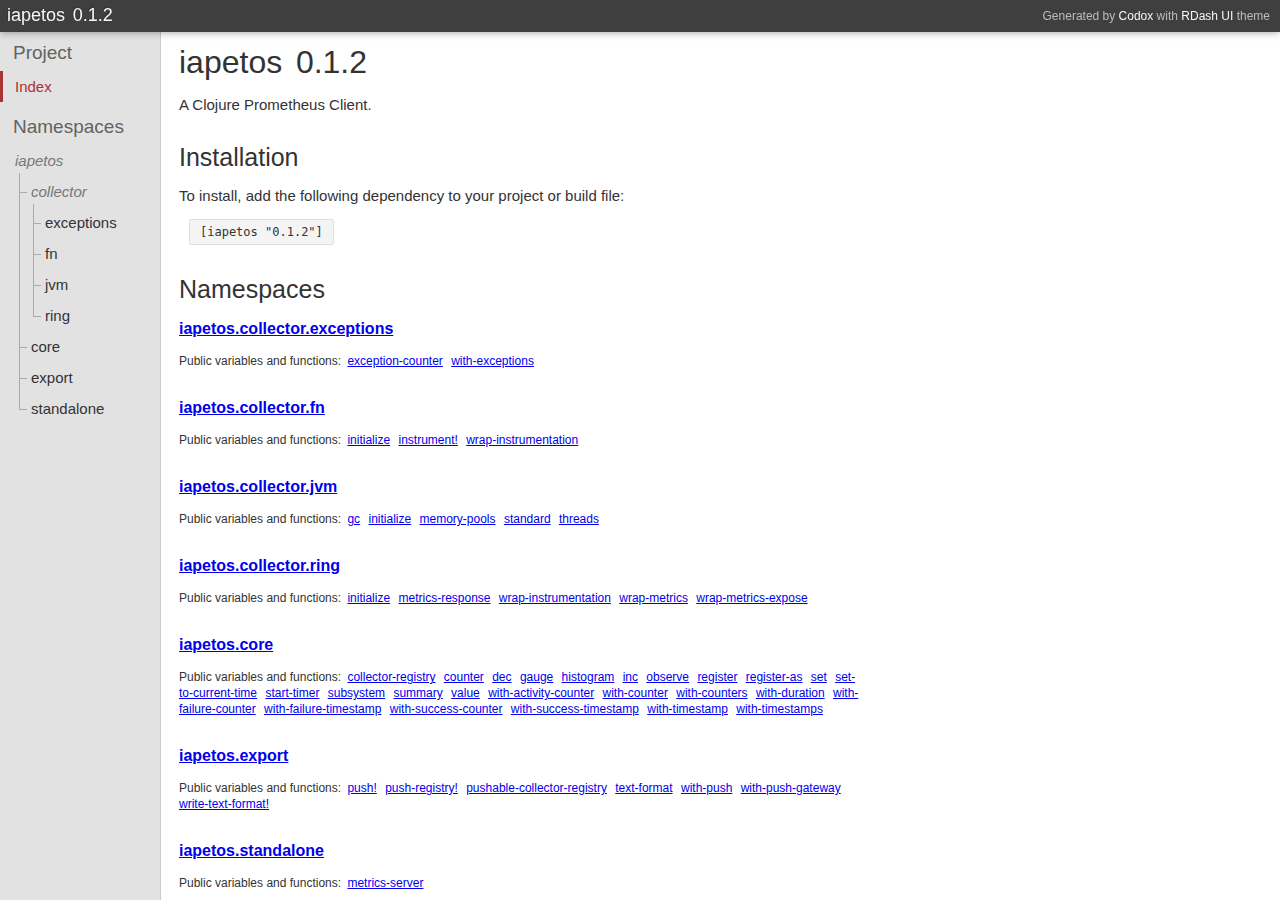
<file: index.html>
<!DOCTYPE html PUBLIC ""
    "">
<html><head><meta charset="UTF-8" /><title>iapetos 0.1.2</title><link rel="stylesheet" type="text/css" href="css/default.css" /><link rel="stylesheet" type="text/css" href="highlight/solarized-light.css" /><script type="text/javascript" src="highlight/highlight.min.js"></script><script type="text/javascript" src="js/jquery.min.js"></script><script type="text/javascript" src="js/page_effects.js"></script><script>hljs.initHighlightingOnLoad();</script></head><body><div id="header"><h2>Generated by <a href="https://github.com/weavejester/codox">Codox</a> with <a href="https://github.com/xsc/codox-theme-rdash">RDash UI</a> theme</h2><h1><a href="index.html"><span class="project-title"><span class="project-name">iapetos</span> <span class="project-version">0.1.2</span></span></a></h1></div><div class="sidebar primary"><h3 class="no-link"><span class="inner">Project</span></h3><ul class="index-link"><li class="depth-1 current"><a href="index.html"><div class="inner">Index</div></a></li></ul><h3 class="no-link"><span class="inner">Namespaces</span></h3><ul><li class="depth-1"><div class="no-link"><div class="inner"><span class="tree"><span class="top"></span><span class="bottom"></span></span><span>iapetos</span></div></div></li><li class="depth-2"><div class="no-link"><div class="inner"><span class="tree"><span class="top"></span><span class="bottom"></span></span><span>collector</span></div></div></li><li class="depth-3 branch"><a href="iapetos.collector.exceptions.html"><div class="inner"><span class="tree"><span class="top"></span><span class="bottom"></span></span><span>exceptions</span></div></a></li><li class="depth-3 branch"><a href="iapetos.collector.fn.html"><div class="inner"><span class="tree"><span class="top"></span><span class="bottom"></span></span><span>fn</span></div></a></li><li class="depth-3 branch"><a href="iapetos.collector.jvm.html"><div class="inner"><span class="tree"><span class="top"></span><span class="bottom"></span></span><span>jvm</span></div></a></li><li class="depth-3"><a href="iapetos.collector.ring.html"><div class="inner"><span class="tree"><span class="top"></span><span class="bottom"></span></span><span>ring</span></div></a></li><li class="depth-2 branch"><a href="iapetos.core.html"><div class="inner"><span class="tree" style="top: -145px;"><span class="top" style="height: 154px;"></span><span class="bottom"></span></span><span>core</span></div></a></li><li class="depth-2 branch"><a href="iapetos.export.html"><div class="inner"><span class="tree"><span class="top"></span><span class="bottom"></span></span><span>export</span></div></a></li><li class="depth-2"><a href="iapetos.standalone.html"><div class="inner"><span class="tree"><span class="top"></span><span class="bottom"></span></span><span>standalone</span></div></a></li></ul></div><div class="namespace-index" id="content"><h1><span class="project-title"><span class="project-name">iapetos</span> <span class="project-version">0.1.2</span></span></h1><div class="doc"><p>A Clojure Prometheus Client.</p></div><h2>Installation</h2><p>To install, add the following dependency to your project or build file:</p><pre class="deps">[iapetos "0.1.2"]</pre><h2>Namespaces</h2><div class="namespace"><h3><a href="iapetos.collector.exceptions.html">iapetos.collector.exceptions</a></h3><div class="doc"><div class="markdown"></div></div><div class="index"><p>Public variables and functions:</p><ul><li> <a href="iapetos.collector.exceptions.html#var-exception-counter">exception-counter</a> </li><li> <a href="iapetos.collector.exceptions.html#var-with-exceptions">with-exceptions</a> </li></ul></div></div><div class="namespace"><h3><a href="iapetos.collector.fn.html">iapetos.collector.fn</a></h3><div class="doc"><div class="markdown"></div></div><div class="index"><p>Public variables and functions:</p><ul><li> <a href="iapetos.collector.fn.html#var-initialize">initialize</a> </li><li> <a href="iapetos.collector.fn.html#var-instrument.21">instrument!</a> </li><li> <a href="iapetos.collector.fn.html#var-wrap-instrumentation">wrap-instrumentation</a> </li></ul></div></div><div class="namespace"><h3><a href="iapetos.collector.jvm.html">iapetos.collector.jvm</a></h3><div class="doc"><div class="markdown"></div></div><div class="index"><p>Public variables and functions:</p><ul><li> <a href="iapetos.collector.jvm.html#var-gc">gc</a> </li><li> <a href="iapetos.collector.jvm.html#var-initialize">initialize</a> </li><li> <a href="iapetos.collector.jvm.html#var-memory-pools">memory-pools</a> </li><li> <a href="iapetos.collector.jvm.html#var-standard">standard</a> </li><li> <a href="iapetos.collector.jvm.html#var-threads">threads</a> </li></ul></div></div><div class="namespace"><h3><a href="iapetos.collector.ring.html">iapetos.collector.ring</a></h3><div class="doc"><div class="markdown"></div></div><div class="index"><p>Public variables and functions:</p><ul><li> <a href="iapetos.collector.ring.html#var-initialize">initialize</a> </li><li> <a href="iapetos.collector.ring.html#var-metrics-response">metrics-response</a> </li><li> <a href="iapetos.collector.ring.html#var-wrap-instrumentation">wrap-instrumentation</a> </li><li> <a href="iapetos.collector.ring.html#var-wrap-metrics">wrap-metrics</a> </li><li> <a href="iapetos.collector.ring.html#var-wrap-metrics-expose">wrap-metrics-expose</a> </li></ul></div></div><div class="namespace"><h3><a href="iapetos.core.html">iapetos.core</a></h3><div class="doc"><div class="markdown"></div></div><div class="index"><p>Public variables and functions:</p><ul><li> <a href="iapetos.core.html#var-collector-registry">collector-registry</a> </li><li> <a href="iapetos.core.html#var-counter">counter</a> </li><li> <a href="iapetos.core.html#var-dec">dec</a> </li><li> <a href="iapetos.core.html#var-gauge">gauge</a> </li><li> <a href="iapetos.core.html#var-histogram">histogram</a> </li><li> <a href="iapetos.core.html#var-inc">inc</a> </li><li> <a href="iapetos.core.html#var-observe">observe</a> </li><li> <a href="iapetos.core.html#var-register">register</a> </li><li> <a href="iapetos.core.html#var-register-as">register-as</a> </li><li> <a href="iapetos.core.html#var-set">set</a> </li><li> <a href="iapetos.core.html#var-set-to-current-time">set-to-current-time</a> </li><li> <a href="iapetos.core.html#var-start-timer">start-timer</a> </li><li> <a href="iapetos.core.html#var-subsystem">subsystem</a> </li><li> <a href="iapetos.core.html#var-summary">summary</a> </li><li> <a href="iapetos.core.html#var-value">value</a> </li><li> <a href="iapetos.core.html#var-with-activity-counter">with-activity-counter</a> </li><li> <a href="iapetos.core.html#var-with-counter">with-counter</a> </li><li> <a href="iapetos.core.html#var-with-counters">with-counters</a> </li><li> <a href="iapetos.core.html#var-with-duration">with-duration</a> </li><li> <a href="iapetos.core.html#var-with-failure-counter">with-failure-counter</a> </li><li> <a href="iapetos.core.html#var-with-failure-timestamp">with-failure-timestamp</a> </li><li> <a href="iapetos.core.html#var-with-success-counter">with-success-counter</a> </li><li> <a href="iapetos.core.html#var-with-success-timestamp">with-success-timestamp</a> </li><li> <a href="iapetos.core.html#var-with-timestamp">with-timestamp</a> </li><li> <a href="iapetos.core.html#var-with-timestamps">with-timestamps</a> </li></ul></div></div><div class="namespace"><h3><a href="iapetos.export.html">iapetos.export</a></h3><div class="doc"><div class="markdown"></div></div><div class="index"><p>Public variables and functions:</p><ul><li> <a href="iapetos.export.html#var-push.21">push!</a> </li><li> <a href="iapetos.export.html#var-push-registry.21">push-registry!</a> </li><li> <a href="iapetos.export.html#var-pushable-collector-registry">pushable-collector-registry</a> </li><li> <a href="iapetos.export.html#var-text-format">text-format</a> </li><li> <a href="iapetos.export.html#var-with-push">with-push</a> </li><li> <a href="iapetos.export.html#var-with-push-gateway">with-push-gateway</a> </li><li> <a href="iapetos.export.html#var-write-text-format.21">write-text-format!</a> </li></ul></div></div><div class="namespace"><h3><a href="iapetos.standalone.html">iapetos.standalone</a></h3><div class="doc"><div class="markdown"></div></div><div class="index"><p>Public variables and functions:</p><ul><li> <a href="iapetos.standalone.html#var-metrics-server">metrics-server</a> </li></ul></div></div></div></body></html>
</file>
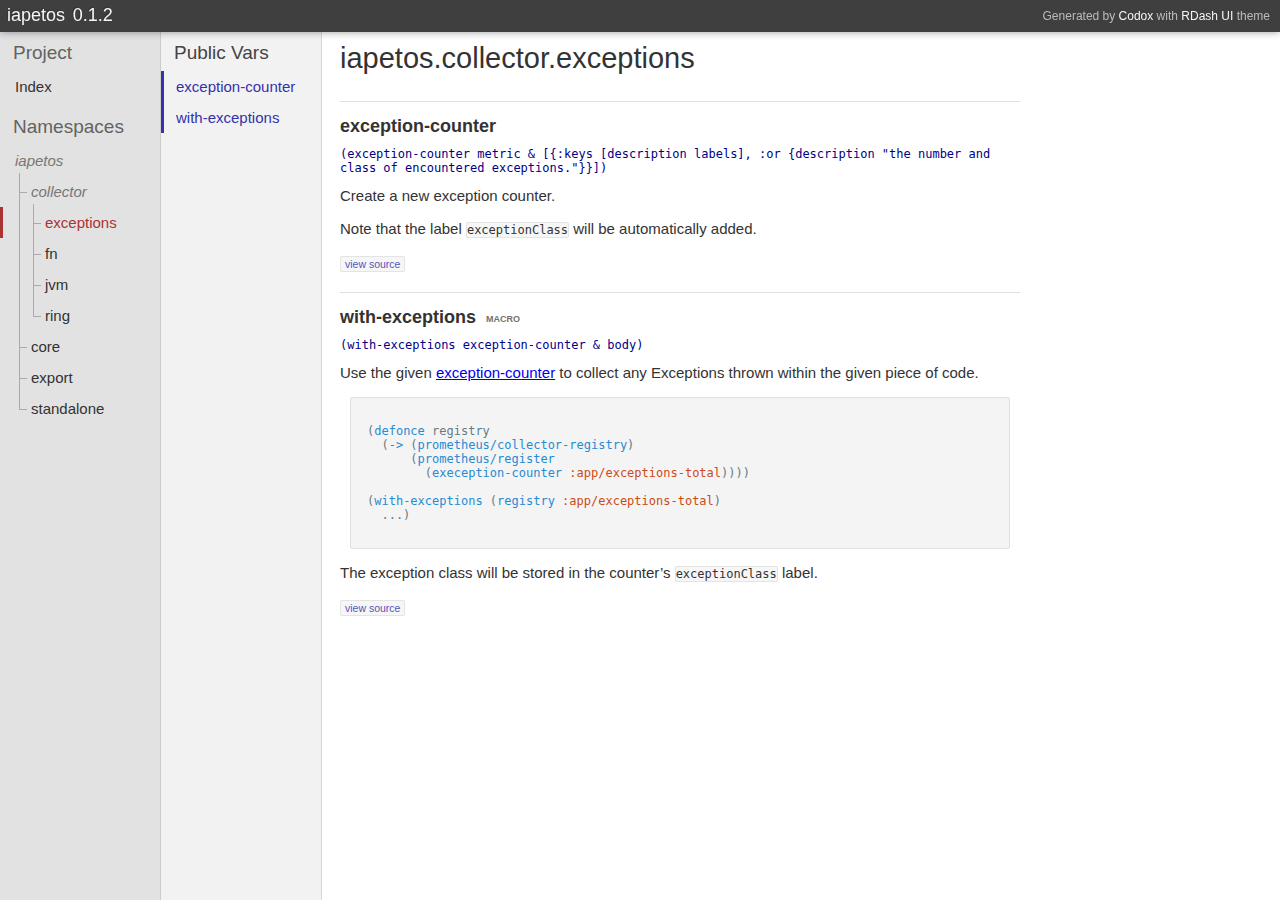
<file: iapetos.collector.exceptions.html>
<!DOCTYPE html PUBLIC ""
    "">
<html><head><meta charset="UTF-8" /><title>iapetos.collector.exceptions documentation</title><link rel="stylesheet" type="text/css" href="css/default.css" /><link rel="stylesheet" type="text/css" href="highlight/solarized-light.css" /><script type="text/javascript" src="highlight/highlight.min.js"></script><script type="text/javascript" src="js/jquery.min.js"></script><script type="text/javascript" src="js/page_effects.js"></script><script>hljs.initHighlightingOnLoad();</script></head><body><div id="header"><h2>Generated by <a href="https://github.com/weavejester/codox">Codox</a> with <a href="https://github.com/xsc/codox-theme-rdash">RDash UI</a> theme</h2><h1><a href="index.html"><span class="project-title"><span class="project-name">iapetos</span> <span class="project-version">0.1.2</span></span></a></h1></div><div class="sidebar primary"><h3 class="no-link"><span class="inner">Project</span></h3><ul class="index-link"><li class="depth-1 "><a href="index.html"><div class="inner">Index</div></a></li></ul><h3 class="no-link"><span class="inner">Namespaces</span></h3><ul><li class="depth-1"><div class="no-link"><div class="inner"><span class="tree"><span class="top"></span><span class="bottom"></span></span><span>iapetos</span></div></div></li><li class="depth-2"><div class="no-link"><div class="inner"><span class="tree"><span class="top"></span><span class="bottom"></span></span><span>collector</span></div></div></li><li class="depth-3 branch current"><a href="iapetos.collector.exceptions.html"><div class="inner"><span class="tree"><span class="top"></span><span class="bottom"></span></span><span>exceptions</span></div></a></li><li class="depth-3 branch"><a href="iapetos.collector.fn.html"><div class="inner"><span class="tree"><span class="top"></span><span class="bottom"></span></span><span>fn</span></div></a></li><li class="depth-3 branch"><a href="iapetos.collector.jvm.html"><div class="inner"><span class="tree"><span class="top"></span><span class="bottom"></span></span><span>jvm</span></div></a></li><li class="depth-3"><a href="iapetos.collector.ring.html"><div class="inner"><span class="tree"><span class="top"></span><span class="bottom"></span></span><span>ring</span></div></a></li><li class="depth-2 branch"><a href="iapetos.core.html"><div class="inner"><span class="tree" style="top: -145px;"><span class="top" style="height: 154px;"></span><span class="bottom"></span></span><span>core</span></div></a></li><li class="depth-2 branch"><a href="iapetos.export.html"><div class="inner"><span class="tree"><span class="top"></span><span class="bottom"></span></span><span>export</span></div></a></li><li class="depth-2"><a href="iapetos.standalone.html"><div class="inner"><span class="tree"><span class="top"></span><span class="bottom"></span></span><span>standalone</span></div></a></li></ul></div><div class="sidebar secondary"><h3><a href="#top"><span class="inner">Public Vars</span></a></h3><ul><li class="depth-1"><a href="iapetos.collector.exceptions.html#var-exception-counter"><div class="inner"><span>exception-counter</span></div></a></li><li class="depth-1"><a href="iapetos.collector.exceptions.html#var-with-exceptions"><div class="inner"><span>with-exceptions</span></div></a></li></ul></div><div class="namespace-docs" id="content"><h1 class="anchor" id="top">iapetos.collector.exceptions</h1><div class="doc"><div class="markdown"></div></div><div class="public anchor" id="var-exception-counter"><h3>exception-counter</h3><div class="usage"><code>(exception-counter metric &amp; [{:keys [description labels], :or {description "the number and class of encountered exceptions."}}])</code></div><div class="doc"><div class="markdown"><p>Create a new exception counter.</p>
<p>Note that the label <code>exceptionClass</code> will be automatically added.</p></div></div><div class="src-link"><a href="https://github.com/xsc/iapetos/blob/v0.1.2/src/iapetos/collector/exceptions.clj#L53">view source</a></div></div><div class="public anchor" id="var-with-exceptions"><h3>with-exceptions</h3><h4 class="type">macro</h4><div class="usage"><code>(with-exceptions exception-counter &amp; body)</code></div><div class="doc"><div class="markdown"><p>Use the given <a href="iapetos.collector.exceptions.html#var-exception-counter">exception-counter</a> to collect any Exceptions thrown within the given piece of code.</p>
<pre><code>(defonce registry
  (-&gt; (prometheus/collector-registry)
      (prometheus/register
        (exeception-counter :app/exceptions-total))))

(with-exceptions (registry :app/exceptions-total)
  ...)
</code></pre>
<p>The exception class will be stored in the counter’s <code>exceptionClass</code> label.</p></div></div><div class="src-link"><a href="https://github.com/xsc/iapetos/blob/v0.1.2/src/iapetos/collector/exceptions.clj#L75">view source</a></div></div></div></body></html>
</file>
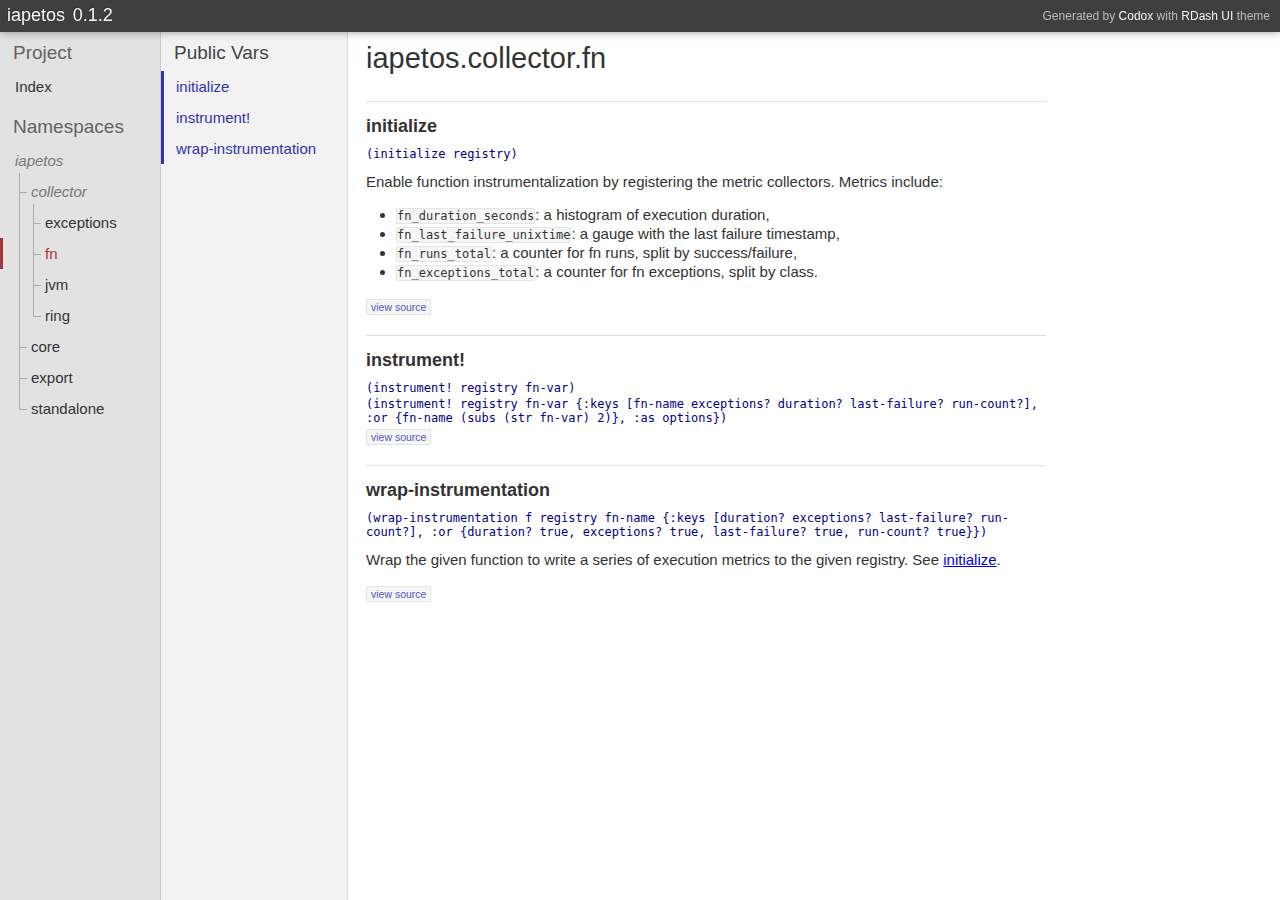
<file: iapetos.collector.fn.html>
<!DOCTYPE html PUBLIC ""
    "">
<html><head><meta charset="UTF-8" /><title>iapetos.collector.fn documentation</title><link rel="stylesheet" type="text/css" href="css/default.css" /><link rel="stylesheet" type="text/css" href="highlight/solarized-light.css" /><script type="text/javascript" src="highlight/highlight.min.js"></script><script type="text/javascript" src="js/jquery.min.js"></script><script type="text/javascript" src="js/page_effects.js"></script><script>hljs.initHighlightingOnLoad();</script></head><body><div id="header"><h2>Generated by <a href="https://github.com/weavejester/codox">Codox</a> with <a href="https://github.com/xsc/codox-theme-rdash">RDash UI</a> theme</h2><h1><a href="index.html"><span class="project-title"><span class="project-name">iapetos</span> <span class="project-version">0.1.2</span></span></a></h1></div><div class="sidebar primary"><h3 class="no-link"><span class="inner">Project</span></h3><ul class="index-link"><li class="depth-1 "><a href="index.html"><div class="inner">Index</div></a></li></ul><h3 class="no-link"><span class="inner">Namespaces</span></h3><ul><li class="depth-1"><div class="no-link"><div class="inner"><span class="tree"><span class="top"></span><span class="bottom"></span></span><span>iapetos</span></div></div></li><li class="depth-2"><div class="no-link"><div class="inner"><span class="tree"><span class="top"></span><span class="bottom"></span></span><span>collector</span></div></div></li><li class="depth-3 branch"><a href="iapetos.collector.exceptions.html"><div class="inner"><span class="tree"><span class="top"></span><span class="bottom"></span></span><span>exceptions</span></div></a></li><li class="depth-3 branch current"><a href="iapetos.collector.fn.html"><div class="inner"><span class="tree"><span class="top"></span><span class="bottom"></span></span><span>fn</span></div></a></li><li class="depth-3 branch"><a href="iapetos.collector.jvm.html"><div class="inner"><span class="tree"><span class="top"></span><span class="bottom"></span></span><span>jvm</span></div></a></li><li class="depth-3"><a href="iapetos.collector.ring.html"><div class="inner"><span class="tree"><span class="top"></span><span class="bottom"></span></span><span>ring</span></div></a></li><li class="depth-2 branch"><a href="iapetos.core.html"><div class="inner"><span class="tree" style="top: -145px;"><span class="top" style="height: 154px;"></span><span class="bottom"></span></span><span>core</span></div></a></li><li class="depth-2 branch"><a href="iapetos.export.html"><div class="inner"><span class="tree"><span class="top"></span><span class="bottom"></span></span><span>export</span></div></a></li><li class="depth-2"><a href="iapetos.standalone.html"><div class="inner"><span class="tree"><span class="top"></span><span class="bottom"></span></span><span>standalone</span></div></a></li></ul></div><div class="sidebar secondary"><h3><a href="#top"><span class="inner">Public Vars</span></a></h3><ul><li class="depth-1"><a href="iapetos.collector.fn.html#var-initialize"><div class="inner"><span>initialize</span></div></a></li><li class="depth-1"><a href="iapetos.collector.fn.html#var-instrument.21"><div class="inner"><span>instrument!</span></div></a></li><li class="depth-1"><a href="iapetos.collector.fn.html#var-wrap-instrumentation"><div class="inner"><span>wrap-instrumentation</span></div></a></li></ul></div><div class="namespace-docs" id="content"><h1 class="anchor" id="top">iapetos.collector.fn</h1><div class="doc"><div class="markdown"></div></div><div class="public anchor" id="var-initialize"><h3>initialize</h3><div class="usage"><code>(initialize registry)</code></div><div class="doc"><div class="markdown"><p>Enable function instrumentalization by registering the metric collectors. Metrics include:</p>
<ul>
  <li><code>fn_duration_seconds</code>: a histogram of execution duration,</li>
  <li><code>fn_last_failure_unixtime</code>: a gauge with the last failure timestamp,</li>
  <li><code>fn_runs_total</code>: a counter for fn runs, split by success/failure,</li>
  <li><code>fn_exceptions_total</code>: a counter for fn exceptions, split by class.</li>
</ul></div></div><div class="src-link"><a href="https://github.com/xsc/iapetos/blob/v0.1.2/src/iapetos/collector/fn.clj#L61">view source</a></div></div><div class="public anchor" id="var-instrument.21"><h3>instrument!</h3><div class="usage"><code>(instrument! registry fn-var)</code><code>(instrument! registry fn-var {:keys [fn-name exceptions? duration? last-failure? run-count?], :or {fn-name (subs (str fn-var) 2)}, :as options})</code></div><div class="doc"><div class="markdown"></div></div><div class="src-link"><a href="https://github.com/xsc/iapetos/blob/v0.1.2/src/iapetos/collector/fn.clj#L98">view source</a></div></div><div class="public anchor" id="var-wrap-instrumentation"><h3>wrap-instrumentation</h3><div class="usage"><code>(wrap-instrumentation f registry fn-name {:keys [duration? exceptions? last-failure? run-count?], :or {duration? true, exceptions? true, last-failure? true, run-count? true}})</code></div><div class="doc"><div class="markdown"><p>Wrap the given function to write a series of execution metrics to the given registry. See <a href="iapetos.collector.fn.html#var-initialize">initialize</a>.</p></div></div><div class="src-link"><a href="https://github.com/xsc/iapetos/blob/v0.1.2/src/iapetos/collector/fn.clj#L24">view source</a></div></div></div></body></html>
</file>
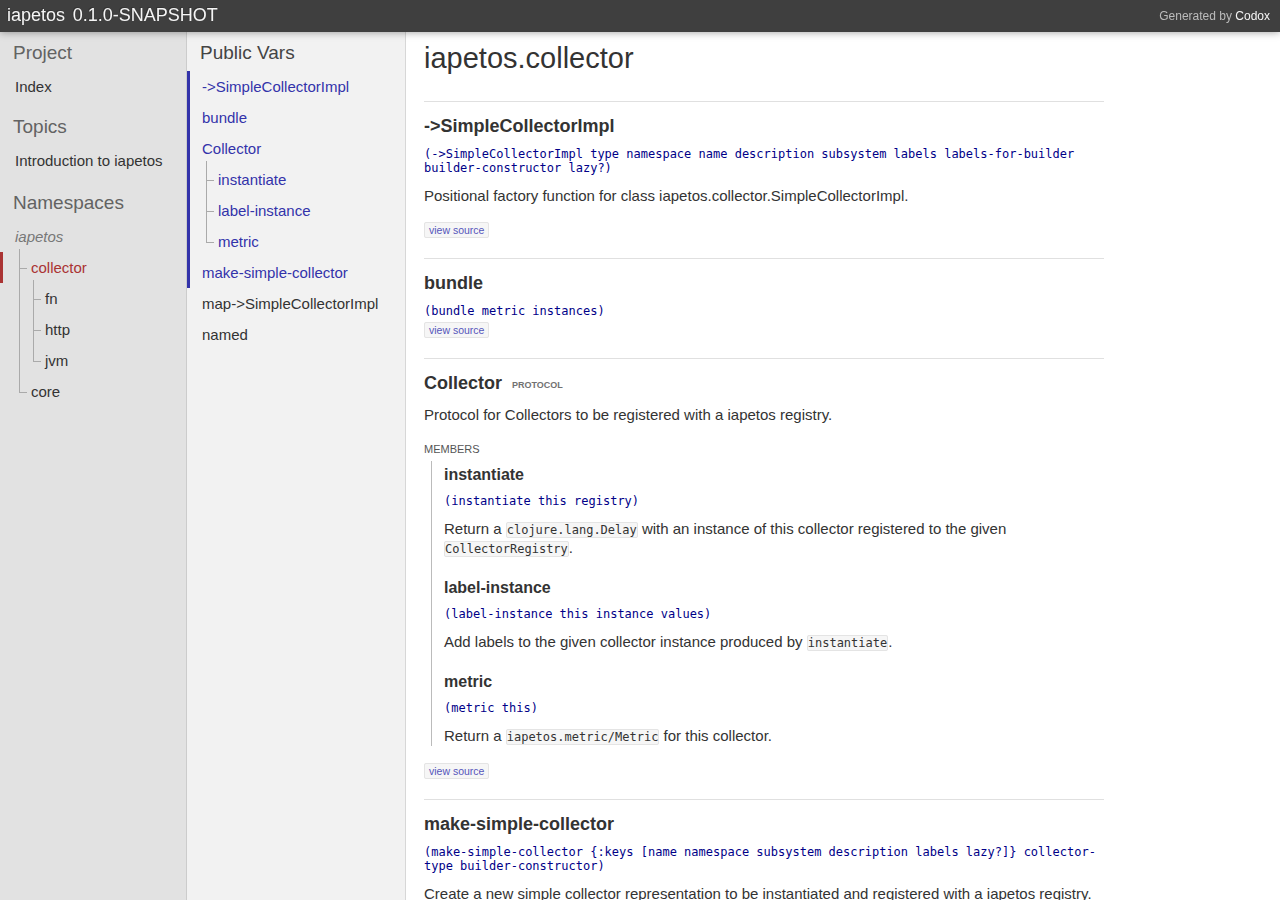
<file: iapetos.collector.html>
<!DOCTYPE html PUBLIC ""
    "">
<html><head><meta charset="UTF-8" /><link href="css/default.css" rel="stylesheet" type="text/css" /><script src="js/jquery.min.js" type="text/javascript"></script><script src="js/page_effects.js" type="text/javascript"></script><title>iapetos.collector documentation</title></head><body><div id="header"><h2>Generated by <a href="https://github.com/weavejester/codox">Codox</a></h2><h1><a href="index.html"><span class="project-title"><span class="project-name">iapetos</span> <span class="project-version">0.1.0-SNAPSHOT</span></span></a></h1></div><div class="sidebar primary"><h3 class="no-link"><span class="inner">Project</span></h3><ul class="index-link"><li class="depth-1 "><a href="index.html"><div class="inner">Index</div></a></li></ul><h3 class="no-link"><span class="inner">Topics</span></h3><ul><li class="depth-1 "><a href="intro.html"><div class="inner"><span>Introduction to iapetos</span></div></a></li></ul><h3 class="no-link"><span class="inner">Namespaces</span></h3><ul><li class="depth-1"><div class="no-link"><div class="inner"><span class="tree"><span class="top"></span><span class="bottom"></span></span><span>iapetos</span></div></div></li><li class="depth-2 current"><a href="iapetos.collector.html"><div class="inner"><span class="tree"><span class="top"></span><span class="bottom"></span></span><span>collector</span></div></a></li><li class="depth-3 branch"><a href="iapetos.collector.fn.html"><div class="inner"><span class="tree"><span class="top"></span><span class="bottom"></span></span><span>fn</span></div></a></li><li class="depth-3 branch"><a href="iapetos.collector.http.html"><div class="inner"><span class="tree"><span class="top"></span><span class="bottom"></span></span><span>http</span></div></a></li><li class="depth-3"><a href="iapetos.collector.jvm.html"><div class="inner"><span class="tree"><span class="top"></span><span class="bottom"></span></span><span>jvm</span></div></a></li><li class="depth-2"><a href="iapetos.core.html"><div class="inner"><span class="tree" style="top: -114px;"><span class="top" style="height: 123px;"></span><span class="bottom"></span></span><span>core</span></div></a></li></ul></div><div class="sidebar secondary"><h3><a href="#top"><span class="inner">Public Vars</span></a></h3><ul><li class="depth-1"><a href="iapetos.collector.html#var--.3ESimpleCollectorImpl"><div class="inner"><span>-&gt;SimpleCollectorImpl</span></div></a></li><li class="depth-1"><a href="iapetos.collector.html#var-bundle"><div class="inner"><span>bundle</span></div></a></li><li class="depth-1"><a href="iapetos.collector.html#var-Collector"><div class="inner"><span>Collector</span></div></a></li><li class="depth-2 branch"><a href="iapetos.collector.html#var-instantiate"><div class="inner"><span class="tree"><span class="top"></span><span class="bottom"></span></span><span>instantiate</span></div></a></li><li class="depth-2 branch"><a href="iapetos.collector.html#var-label-instance"><div class="inner"><span class="tree"><span class="top"></span><span class="bottom"></span></span><span>label-instance</span></div></a></li><li class="depth-2"><a href="iapetos.collector.html#var-metric"><div class="inner"><span class="tree"><span class="top"></span><span class="bottom"></span></span><span>metric</span></div></a></li><li class="depth-1"><a href="iapetos.collector.html#var-make-simple-collector"><div class="inner"><span>make-simple-collector</span></div></a></li><li class="depth-1"><a href="iapetos.collector.html#var-map-.3ESimpleCollectorImpl"><div class="inner"><span>map-&gt;SimpleCollectorImpl</span></div></a></li><li class="depth-1"><a href="iapetos.collector.html#var-named"><div class="inner"><span>named</span></div></a></li></ul></div><div class="namespace-docs" id="content"><h1 class="anchor" id="top">iapetos.collector</h1><div class="doc"><div class="markdown"></div></div><div class="public anchor" id="var--.3ESimpleCollectorImpl"><h3>-&gt;SimpleCollectorImpl</h3><div class="usage"><code>(-&gt;SimpleCollectorImpl type namespace name description subsystem labels labels-for-builder builder-constructor lazy?)</code></div><div class="doc"><div class="markdown"><p>Positional factory function for class iapetos.collector.SimpleCollectorImpl.</p></div></div><div class="src-link"><a href="https://github.com/xsc/iapetos/blob/v0.1.0-SNAPSHOT/src/iapetos/collector.clj#L44">view source</a></div></div><div class="public anchor" id="var-bundle"><h3>bundle</h3><div class="usage"><code>(bundle metric instances)</code></div><div class="doc"><div class="markdown"></div></div><div class="src-link"><a href="https://github.com/xsc/iapetos/blob/v0.1.0-SNAPSHOT/src/iapetos/collector.clj#L144">view source</a></div></div><div class="public anchor" id="var-Collector"><h3>Collector</h3><h4 class="type">protocol</h4><div class="usage"></div><div class="doc"><div class="markdown"><p>Protocol for Collectors to be registered with a iapetos registry.</p></div></div><div class="members"><h4>members</h4><div class="inner"><div class="public anchor" id="var-instantiate"><h3>instantiate</h3><div class="usage"><code>(instantiate this registry)</code></div><div class="doc"><div class="markdown"><p>Return a <code>clojure.lang.Delay</code> with an instance of this collector registered to the given <code>CollectorRegistry</code>.</p></div></div></div><div class="public anchor" id="var-label-instance"><h3>label-instance</h3><div class="usage"><code>(label-instance this instance values)</code></div><div class="doc"><div class="markdown"><p>Add labels to the given collector instance produced by <code>instantiate</code>.</p></div></div></div><div class="public anchor" id="var-metric"><h3>metric</h3><div class="usage"><code>(metric this)</code></div><div class="doc"><div class="markdown"><p>Return a <code>iapetos.metric/Metric</code> for this collector.</p></div></div></div></div></div><div class="src-link"><a href="https://github.com/xsc/iapetos/blob/v0.1.0-SNAPSHOT/src/iapetos/collector.clj#L10">view source</a></div></div><div class="public anchor" id="var-make-simple-collector"><h3>make-simple-collector</h3><div class="usage"><code>(make-simple-collector {:keys [name namespace subsystem description labels lazy?]} collector-type builder-constructor)</code></div><div class="doc"><div class="markdown"><p>Create a new simple collector representation to be instantiated and registered with a iapetos registry.</p></div></div><div class="src-link"><a href="https://github.com/xsc/iapetos/blob/v0.1.0-SNAPSHOT/src/iapetos/collector.clj#L73">view source</a></div></div><div class="public anchor" id="var-map-.3ESimpleCollectorImpl"><h3>map-&gt;SimpleCollectorImpl</h3><div class="usage"><code>(map-&gt;SimpleCollectorImpl m__6522__auto__)</code></div><div class="doc"><div class="markdown"><p>Factory function for class iapetos.collector.SimpleCollectorImpl, taking a map of keywords to field values.</p></div></div><div class="src-link"><a href="https://github.com/xsc/iapetos/blob/v0.1.0-SNAPSHOT/src/iapetos/collector.clj#L44">view source</a></div></div><div class="public anchor" id="var-named"><h3>named</h3><div class="usage"><code>(named metric instance)</code></div><div class="doc"><div class="markdown"></div></div><div class="src-link"><a href="https://github.com/xsc/iapetos/blob/v0.1.0-SNAPSHOT/src/iapetos/collector.clj#L131">view source</a></div></div></div></body></html>
</file>
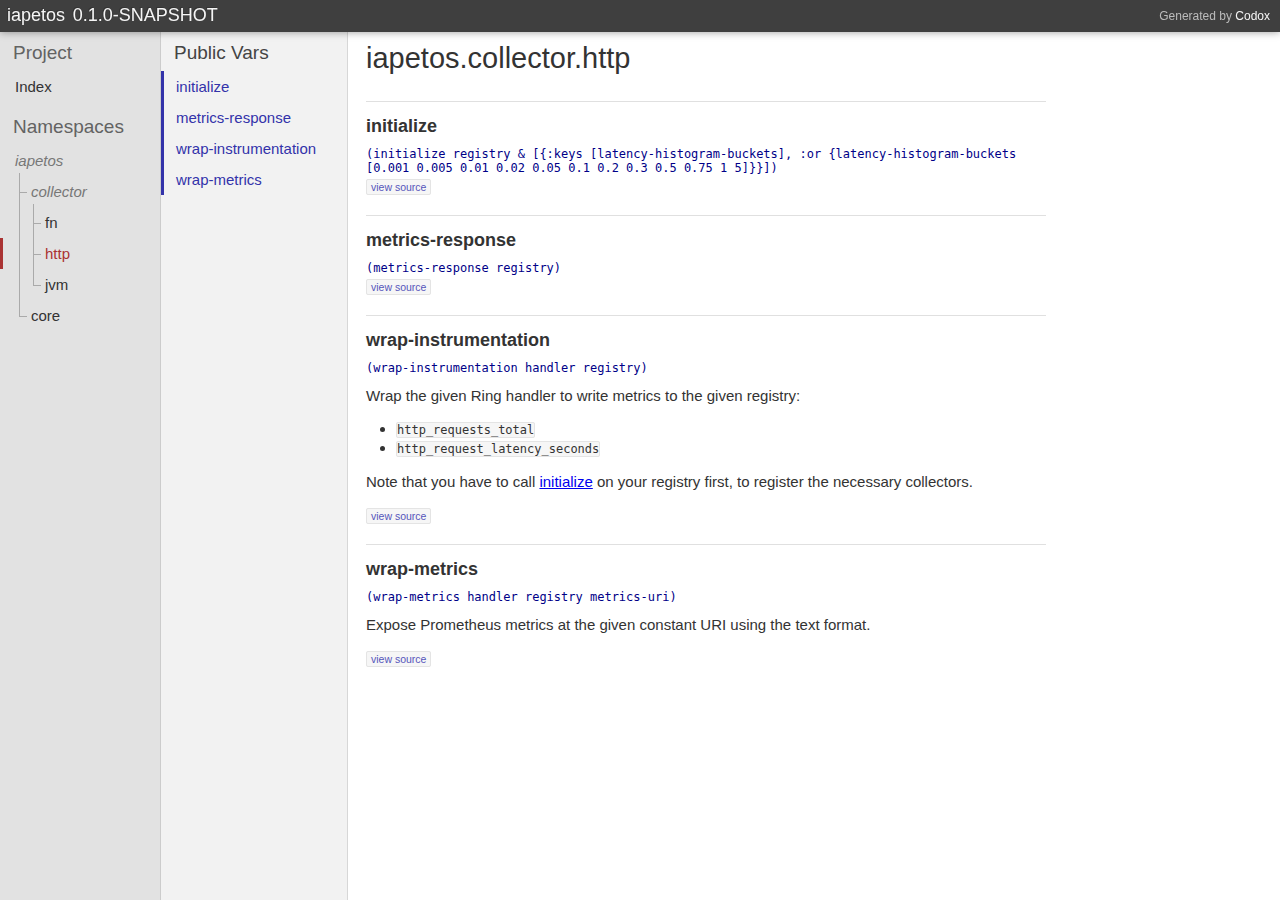
<file: iapetos.collector.http.html>
<!DOCTYPE html PUBLIC ""
    "">
<html><head><meta charset="UTF-8" /><link href="css/default.css" rel="stylesheet" type="text/css" /><script src="js/jquery.min.js" type="text/javascript"></script><script src="js/page_effects.js" type="text/javascript"></script><title>iapetos.collector.http documentation</title></head><body><div id="header"><h2>Generated by <a href="https://github.com/weavejester/codox">Codox</a></h2><h1><a href="index.html"><span class="project-title"><span class="project-name">iapetos</span> <span class="project-version">0.1.0-SNAPSHOT</span></span></a></h1></div><div class="sidebar primary"><h3 class="no-link"><span class="inner">Project</span></h3><ul class="index-link"><li class="depth-1 "><a href="index.html"><div class="inner">Index</div></a></li></ul><h3 class="no-link"><span class="inner">Namespaces</span></h3><ul><li class="depth-1"><div class="no-link"><div class="inner"><span class="tree"><span class="top"></span><span class="bottom"></span></span><span>iapetos</span></div></div></li><li class="depth-2"><div class="no-link"><div class="inner"><span class="tree"><span class="top"></span><span class="bottom"></span></span><span>collector</span></div></div></li><li class="depth-3 branch"><a href="iapetos.collector.fn.html"><div class="inner"><span class="tree"><span class="top"></span><span class="bottom"></span></span><span>fn</span></div></a></li><li class="depth-3 branch current"><a href="iapetos.collector.http.html"><div class="inner"><span class="tree"><span class="top"></span><span class="bottom"></span></span><span>http</span></div></a></li><li class="depth-3"><a href="iapetos.collector.jvm.html"><div class="inner"><span class="tree"><span class="top"></span><span class="bottom"></span></span><span>jvm</span></div></a></li><li class="depth-2"><a href="iapetos.core.html"><div class="inner"><span class="tree" style="top: -114px;"><span class="top" style="height: 123px;"></span><span class="bottom"></span></span><span>core</span></div></a></li></ul></div><div class="sidebar secondary"><h3><a href="#top"><span class="inner">Public Vars</span></a></h3><ul><li class="depth-1"><a href="iapetos.collector.http.html#var-initialize"><div class="inner"><span>initialize</span></div></a></li><li class="depth-1"><a href="iapetos.collector.http.html#var-metrics-response"><div class="inner"><span>metrics-response</span></div></a></li><li class="depth-1"><a href="iapetos.collector.http.html#var-wrap-instrumentation"><div class="inner"><span>wrap-instrumentation</span></div></a></li><li class="depth-1"><a href="iapetos.collector.http.html#var-wrap-metrics"><div class="inner"><span>wrap-metrics</span></div></a></li></ul></div><div class="namespace-docs" id="content"><h1 class="anchor" id="top">iapetos.collector.http</h1><div class="doc"><div class="markdown"></div></div><div class="public anchor" id="var-initialize"><h3>initialize</h3><div class="usage"><code>(initialize registry &amp; [{:keys [latency-histogram-buckets], :or {latency-histogram-buckets [0.001 0.005 0.01 0.02 0.05 0.1 0.2 0.3 0.5 0.75 1 5]}}])</code></div><div class="doc"><div class="markdown"></div></div><div class="src-link"><a href="https://github.com/xsc/iapetos/blob/v0.1.0-SNAPSHOT/src/iapetos/collector/http.clj#L43">view source</a></div></div><div class="public anchor" id="var-metrics-response"><h3>metrics-response</h3><div class="usage"><code>(metrics-response registry)</code></div><div class="doc"><div class="markdown"></div></div><div class="src-link"><a href="https://github.com/xsc/iapetos/blob/v0.1.0-SNAPSHOT/src/iapetos/collector/http.clj#L54">view source</a></div></div><div class="public anchor" id="var-wrap-instrumentation"><h3>wrap-instrumentation</h3><div class="usage"><code>(wrap-instrumentation handler registry)</code></div><div class="doc"><div class="markdown"><p>Wrap the given Ring handler to write metrics to the given registry:</p>
<ul>
  <li><code>http_requests_total</code></li>
  <li><code>http_request_latency_seconds</code></li>
</ul>
<p>Note that you have to call <a href="iapetos.collector.http.html#var-initialize">initialize</a> on your registry first, to register the necessary collectors.</p></div></div><div class="src-link"><a href="https://github.com/xsc/iapetos/blob/v0.1.0-SNAPSHOT/src/iapetos/collector/http.clj#L97">view source</a></div></div><div class="public anchor" id="var-wrap-metrics"><h3>wrap-metrics</h3><div class="usage"><code>(wrap-metrics handler registry metrics-uri)</code></div><div class="doc"><div class="markdown"><p>Expose Prometheus metrics at the given constant URI using the text format.</p></div></div><div class="src-link"><a href="https://github.com/xsc/iapetos/blob/v0.1.0-SNAPSHOT/src/iapetos/collector/http.clj#L109">view source</a></div></div></div></body></html>
</file>
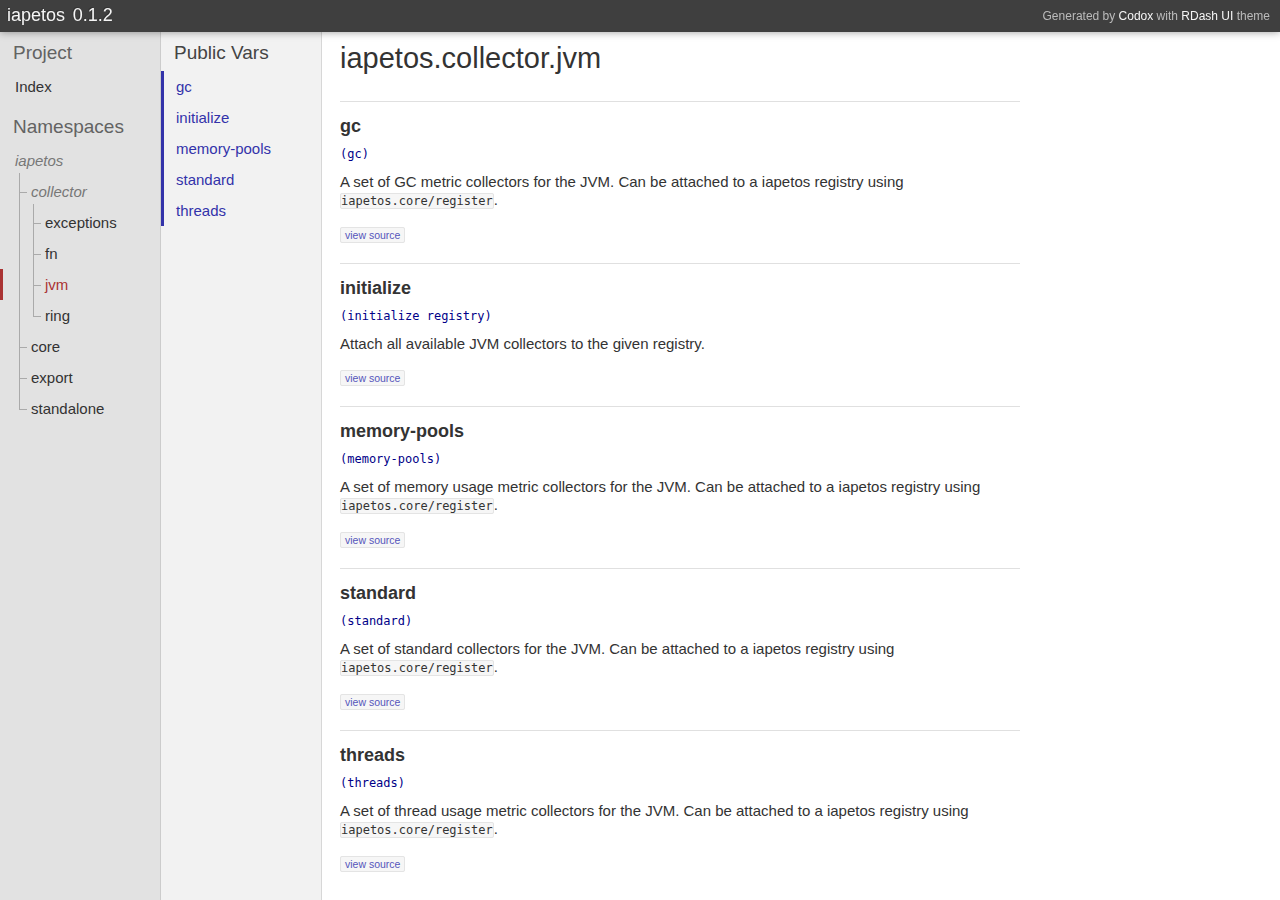
<file: iapetos.collector.jvm.html>
<!DOCTYPE html PUBLIC ""
    "">
<html><head><meta charset="UTF-8" /><title>iapetos.collector.jvm documentation</title><link rel="stylesheet" type="text/css" href="css/default.css" /><link rel="stylesheet" type="text/css" href="highlight/solarized-light.css" /><script type="text/javascript" src="highlight/highlight.min.js"></script><script type="text/javascript" src="js/jquery.min.js"></script><script type="text/javascript" src="js/page_effects.js"></script><script>hljs.initHighlightingOnLoad();</script></head><body><div id="header"><h2>Generated by <a href="https://github.com/weavejester/codox">Codox</a> with <a href="https://github.com/xsc/codox-theme-rdash">RDash UI</a> theme</h2><h1><a href="index.html"><span class="project-title"><span class="project-name">iapetos</span> <span class="project-version">0.1.2</span></span></a></h1></div><div class="sidebar primary"><h3 class="no-link"><span class="inner">Project</span></h3><ul class="index-link"><li class="depth-1 "><a href="index.html"><div class="inner">Index</div></a></li></ul><h3 class="no-link"><span class="inner">Namespaces</span></h3><ul><li class="depth-1"><div class="no-link"><div class="inner"><span class="tree"><span class="top"></span><span class="bottom"></span></span><span>iapetos</span></div></div></li><li class="depth-2"><div class="no-link"><div class="inner"><span class="tree"><span class="top"></span><span class="bottom"></span></span><span>collector</span></div></div></li><li class="depth-3 branch"><a href="iapetos.collector.exceptions.html"><div class="inner"><span class="tree"><span class="top"></span><span class="bottom"></span></span><span>exceptions</span></div></a></li><li class="depth-3 branch"><a href="iapetos.collector.fn.html"><div class="inner"><span class="tree"><span class="top"></span><span class="bottom"></span></span><span>fn</span></div></a></li><li class="depth-3 branch current"><a href="iapetos.collector.jvm.html"><div class="inner"><span class="tree"><span class="top"></span><span class="bottom"></span></span><span>jvm</span></div></a></li><li class="depth-3"><a href="iapetos.collector.ring.html"><div class="inner"><span class="tree"><span class="top"></span><span class="bottom"></span></span><span>ring</span></div></a></li><li class="depth-2 branch"><a href="iapetos.core.html"><div class="inner"><span class="tree" style="top: -145px;"><span class="top" style="height: 154px;"></span><span class="bottom"></span></span><span>core</span></div></a></li><li class="depth-2 branch"><a href="iapetos.export.html"><div class="inner"><span class="tree"><span class="top"></span><span class="bottom"></span></span><span>export</span></div></a></li><li class="depth-2"><a href="iapetos.standalone.html"><div class="inner"><span class="tree"><span class="top"></span><span class="bottom"></span></span><span>standalone</span></div></a></li></ul></div><div class="sidebar secondary"><h3><a href="#top"><span class="inner">Public Vars</span></a></h3><ul><li class="depth-1"><a href="iapetos.collector.jvm.html#var-gc"><div class="inner"><span>gc</span></div></a></li><li class="depth-1"><a href="iapetos.collector.jvm.html#var-initialize"><div class="inner"><span>initialize</span></div></a></li><li class="depth-1"><a href="iapetos.collector.jvm.html#var-memory-pools"><div class="inner"><span>memory-pools</span></div></a></li><li class="depth-1"><a href="iapetos.collector.jvm.html#var-standard"><div class="inner"><span>standard</span></div></a></li><li class="depth-1"><a href="iapetos.collector.jvm.html#var-threads"><div class="inner"><span>threads</span></div></a></li></ul></div><div class="namespace-docs" id="content"><h1 class="anchor" id="top">iapetos.collector.jvm</h1><div class="doc"><div class="markdown"></div></div><div class="public anchor" id="var-gc"><h3>gc</h3><div class="usage"><code>(gc)</code></div><div class="doc"><div class="markdown"><p>A set of GC metric collectors for the JVM. Can be attached to a iapetos registry using <code>iapetos.core/register</code>.</p></div></div><div class="src-link"><a href="https://github.com/xsc/iapetos/blob/v0.1.2/src/iapetos/collector/jvm.clj#L24">view source</a></div></div><div class="public anchor" id="var-initialize"><h3>initialize</h3><div class="usage"><code>(initialize registry)</code></div><div class="doc"><div class="markdown"><p>Attach all available JVM collectors to the given registry.</p></div></div><div class="src-link"><a href="https://github.com/xsc/iapetos/blob/v0.1.2/src/iapetos/collector/jvm.clj#L53">view source</a></div></div><div class="public anchor" id="var-memory-pools"><h3>memory-pools</h3><div class="usage"><code>(memory-pools)</code></div><div class="doc"><div class="markdown"><p>A set of memory usage metric collectors for the JVM. Can be attached to a iapetos registry using <code>iapetos.core/register</code>.</p></div></div><div class="src-link"><a href="https://github.com/xsc/iapetos/blob/v0.1.2/src/iapetos/collector/jvm.clj#L33">view source</a></div></div><div class="public anchor" id="var-standard"><h3>standard</h3><div class="usage"><code>(standard)</code></div><div class="doc"><div class="markdown"><p>A set of standard collectors for the JVM. Can be attached to a iapetos registry using <code>iapetos.core/register</code>.</p></div></div><div class="src-link"><a href="https://github.com/xsc/iapetos/blob/v0.1.2/src/iapetos/collector/jvm.clj#L15">view source</a></div></div><div class="public anchor" id="var-threads"><h3>threads</h3><div class="usage"><code>(threads)</code></div><div class="doc"><div class="markdown"><p>A set of thread usage metric collectors for the JVM. Can be attached to a iapetos registry using <code>iapetos.core/register</code>.</p></div></div><div class="src-link"><a href="https://github.com/xsc/iapetos/blob/v0.1.2/src/iapetos/collector/jvm.clj#L42">view source</a></div></div></div></body></html>
</file>
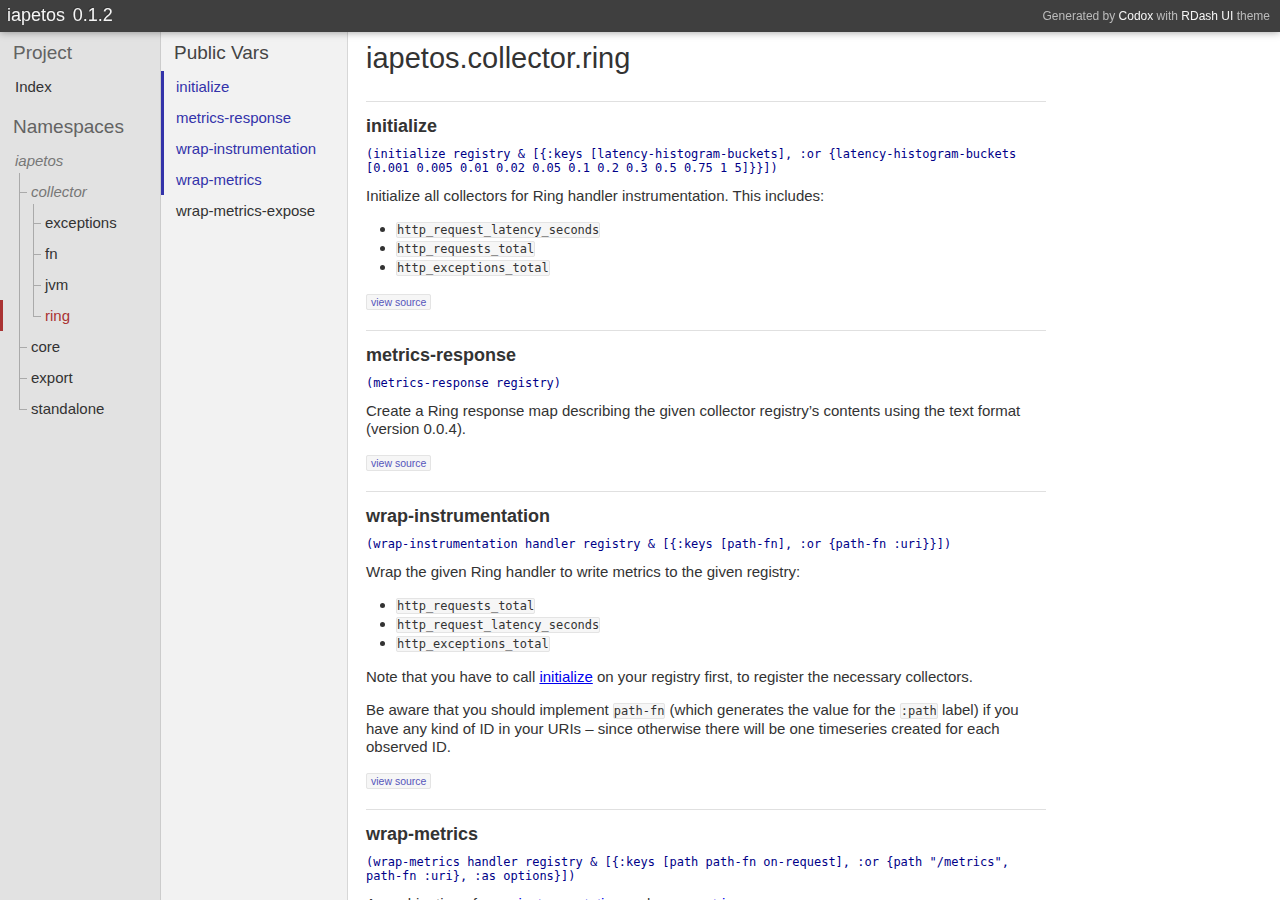
<file: iapetos.collector.ring.html>
<!DOCTYPE html PUBLIC ""
    "">
<html><head><meta charset="UTF-8" /><title>iapetos.collector.ring documentation</title><link rel="stylesheet" type="text/css" href="css/default.css" /><link rel="stylesheet" type="text/css" href="highlight/solarized-light.css" /><script type="text/javascript" src="highlight/highlight.min.js"></script><script type="text/javascript" src="js/jquery.min.js"></script><script type="text/javascript" src="js/page_effects.js"></script><script>hljs.initHighlightingOnLoad();</script></head><body><div id="header"><h2>Generated by <a href="https://github.com/weavejester/codox">Codox</a> with <a href="https://github.com/xsc/codox-theme-rdash">RDash UI</a> theme</h2><h1><a href="index.html"><span class="project-title"><span class="project-name">iapetos</span> <span class="project-version">0.1.2</span></span></a></h1></div><div class="sidebar primary"><h3 class="no-link"><span class="inner">Project</span></h3><ul class="index-link"><li class="depth-1 "><a href="index.html"><div class="inner">Index</div></a></li></ul><h3 class="no-link"><span class="inner">Namespaces</span></h3><ul><li class="depth-1"><div class="no-link"><div class="inner"><span class="tree"><span class="top"></span><span class="bottom"></span></span><span>iapetos</span></div></div></li><li class="depth-2"><div class="no-link"><div class="inner"><span class="tree"><span class="top"></span><span class="bottom"></span></span><span>collector</span></div></div></li><li class="depth-3 branch"><a href="iapetos.collector.exceptions.html"><div class="inner"><span class="tree"><span class="top"></span><span class="bottom"></span></span><span>exceptions</span></div></a></li><li class="depth-3 branch"><a href="iapetos.collector.fn.html"><div class="inner"><span class="tree"><span class="top"></span><span class="bottom"></span></span><span>fn</span></div></a></li><li class="depth-3 branch"><a href="iapetos.collector.jvm.html"><div class="inner"><span class="tree"><span class="top"></span><span class="bottom"></span></span><span>jvm</span></div></a></li><li class="depth-3 current"><a href="iapetos.collector.ring.html"><div class="inner"><span class="tree"><span class="top"></span><span class="bottom"></span></span><span>ring</span></div></a></li><li class="depth-2 branch"><a href="iapetos.core.html"><div class="inner"><span class="tree" style="top: -145px;"><span class="top" style="height: 154px;"></span><span class="bottom"></span></span><span>core</span></div></a></li><li class="depth-2 branch"><a href="iapetos.export.html"><div class="inner"><span class="tree"><span class="top"></span><span class="bottom"></span></span><span>export</span></div></a></li><li class="depth-2"><a href="iapetos.standalone.html"><div class="inner"><span class="tree"><span class="top"></span><span class="bottom"></span></span><span>standalone</span></div></a></li></ul></div><div class="sidebar secondary"><h3><a href="#top"><span class="inner">Public Vars</span></a></h3><ul><li class="depth-1"><a href="iapetos.collector.ring.html#var-initialize"><div class="inner"><span>initialize</span></div></a></li><li class="depth-1"><a href="iapetos.collector.ring.html#var-metrics-response"><div class="inner"><span>metrics-response</span></div></a></li><li class="depth-1"><a href="iapetos.collector.ring.html#var-wrap-instrumentation"><div class="inner"><span>wrap-instrumentation</span></div></a></li><li class="depth-1"><a href="iapetos.collector.ring.html#var-wrap-metrics"><div class="inner"><span>wrap-metrics</span></div></a></li><li class="depth-1"><a href="iapetos.collector.ring.html#var-wrap-metrics-expose"><div class="inner"><span>wrap-metrics-expose</span></div></a></li></ul></div><div class="namespace-docs" id="content"><h1 class="anchor" id="top">iapetos.collector.ring</h1><div class="doc"><div class="markdown"></div></div><div class="public anchor" id="var-initialize"><h3>initialize</h3><div class="usage"><code>(initialize registry &amp; [{:keys [latency-histogram-buckets], :or {latency-histogram-buckets [0.001 0.005 0.01 0.02 0.05 0.1 0.2 0.3 0.5 0.75 1 5]}}])</code></div><div class="doc"><div class="markdown"><p>Initialize all collectors for Ring handler instrumentation. This includes:</p>
<ul>
  <li><code>http_request_latency_seconds</code></li>
  <li><code>http_requests_total</code></li>
  <li><code>http_exceptions_total</code></li>
</ul></div></div><div class="src-link"><a href="https://github.com/xsc/iapetos/blob/v0.1.2/src/iapetos/collector/ring.clj#L51">view source</a></div></div><div class="public anchor" id="var-metrics-response"><h3>metrics-response</h3><div class="usage"><code>(metrics-response registry)</code></div><div class="doc"><div class="markdown"><p>Create a Ring response map describing the given collector registry’s contents using the text format (version 0.0.4).</p></div></div><div class="src-link"><a href="https://github.com/xsc/iapetos/blob/v0.1.2/src/iapetos/collector/ring.clj#L69">view source</a></div></div><div class="public anchor" id="var-wrap-instrumentation"><h3>wrap-instrumentation</h3><div class="usage"><code>(wrap-instrumentation handler registry &amp; [{:keys [path-fn], :or {path-fn :uri}}])</code></div><div class="doc"><div class="markdown"><p>Wrap the given Ring handler to write metrics to the given registry:</p>
<ul>
  <li><code>http_requests_total</code></li>
  <li><code>http_request_latency_seconds</code></li>
  <li><code>http_exceptions_total</code></li>
</ul>
<p>Note that you have to call <a href="iapetos.collector.ring.html#var-initialize">initialize</a> on your registry first, to register the necessary collectors.</p>
<p>Be aware that you should implement <code>path-fn</code> (which generates the value for the <code>:path</code> label) if you have any kind of ID in your URIs – since otherwise there will be one timeseries created for each observed ID.</p></div></div><div class="src-link"><a href="https://github.com/xsc/iapetos/blob/v0.1.2/src/iapetos/collector/ring.clj#L123">view source</a></div></div><div class="public anchor" id="var-wrap-metrics"><h3>wrap-metrics</h3><div class="usage"><code>(wrap-metrics handler registry &amp; [{:keys [path path-fn on-request], :or {path "/metrics", path-fn :uri}, :as options}])</code></div><div class="doc"><div class="markdown"><p>A combination of <a href="iapetos.collector.ring.html#var-wrap-instrumentation">wrap-instrumentation</a> and <a href="iapetos.collector.ring.html#var-wrap-metrics-expose">wrap-metrics-expose</a>.</p>
<p>Note that you have to call <a href="iapetos.collector.ring.html#var-initialize">initialize</a> on your registry first, to register the necessary collectors.</p>
<p>Be aware that you should implement <code>path-fn</code> (which generates the value for the <code>:path</code> label) if you have any kind of ID in your URIs – since otherwise there will be one timeseries created for each observed ID.</p></div></div><div class="src-link"><a href="https://github.com/xsc/iapetos/blob/v0.1.2/src/iapetos/collector/ring.clj#L165">view source</a></div></div><div class="public anchor" id="var-wrap-metrics-expose"><h3>wrap-metrics-expose</h3><div class="usage"><code>(wrap-metrics-expose handler registry &amp; [{:keys [path on-request], :or {path "/metrics", on-request identity}}])</code></div><div class="doc"><div class="markdown"><p>Expose Prometheus metrics at the given constant URI using the text format.</p>
<p>If <code>:on-request</code> is given, it will be called with the collector registry whenever a request comes in (the result will be ignored). This lets you use the Prometheus scraper as a trigger for metrics collection.</p></div></div><div class="src-link"><a href="https://github.com/xsc/iapetos/blob/v0.1.2/src/iapetos/collector/ring.clj#L144">view source</a></div></div></div></body></html>
</file>
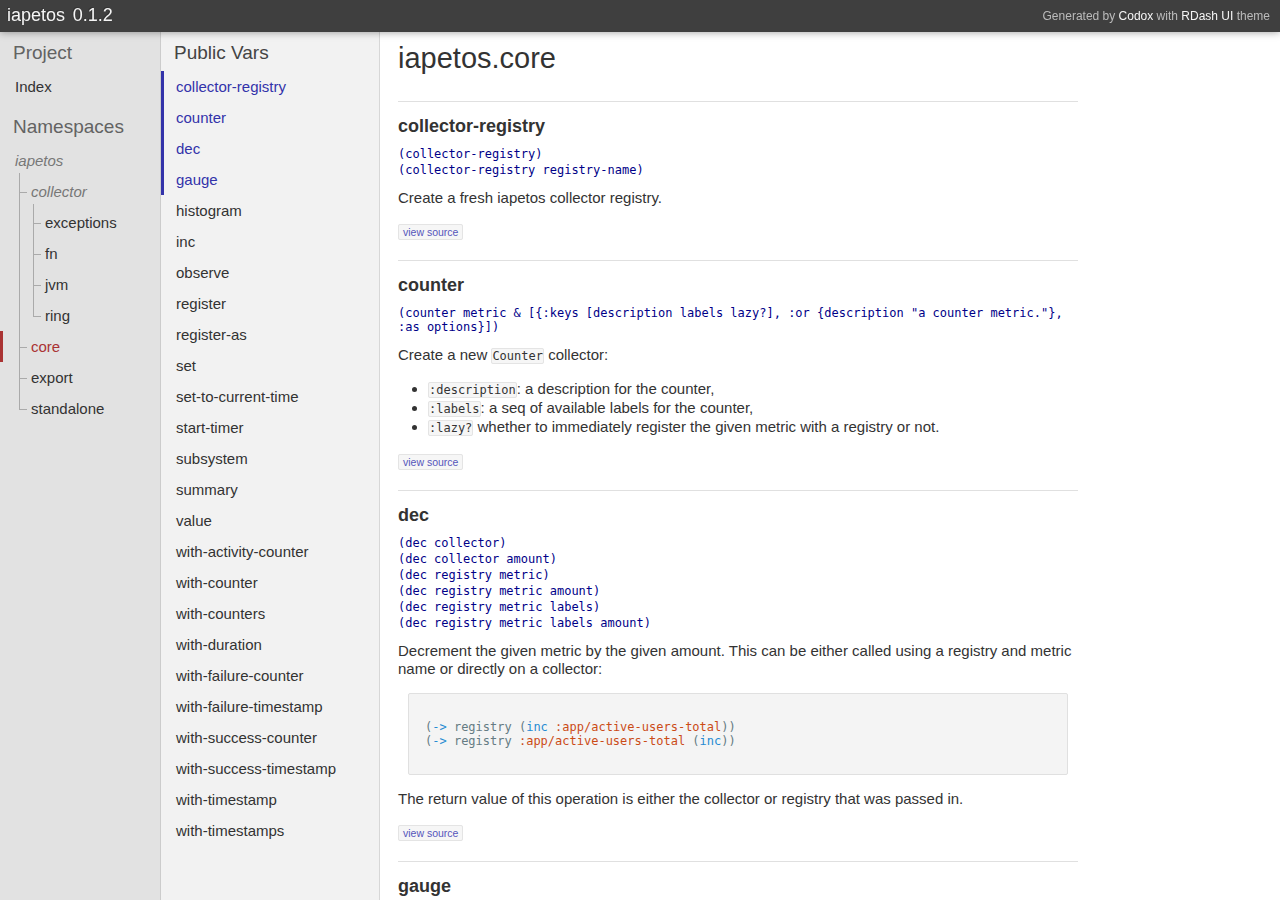
<file: iapetos.core.html>
<!DOCTYPE html PUBLIC ""
    "">
<html><head><meta charset="UTF-8" /><title>iapetos.core documentation</title><link rel="stylesheet" type="text/css" href="css/default.css" /><link rel="stylesheet" type="text/css" href="highlight/solarized-light.css" /><script type="text/javascript" src="highlight/highlight.min.js"></script><script type="text/javascript" src="js/jquery.min.js"></script><script type="text/javascript" src="js/page_effects.js"></script><script>hljs.initHighlightingOnLoad();</script></head><body><div id="header"><h2>Generated by <a href="https://github.com/weavejester/codox">Codox</a> with <a href="https://github.com/xsc/codox-theme-rdash">RDash UI</a> theme</h2><h1><a href="index.html"><span class="project-title"><span class="project-name">iapetos</span> <span class="project-version">0.1.2</span></span></a></h1></div><div class="sidebar primary"><h3 class="no-link"><span class="inner">Project</span></h3><ul class="index-link"><li class="depth-1 "><a href="index.html"><div class="inner">Index</div></a></li></ul><h3 class="no-link"><span class="inner">Namespaces</span></h3><ul><li class="depth-1"><div class="no-link"><div class="inner"><span class="tree"><span class="top"></span><span class="bottom"></span></span><span>iapetos</span></div></div></li><li class="depth-2"><div class="no-link"><div class="inner"><span class="tree"><span class="top"></span><span class="bottom"></span></span><span>collector</span></div></div></li><li class="depth-3 branch"><a href="iapetos.collector.exceptions.html"><div class="inner"><span class="tree"><span class="top"></span><span class="bottom"></span></span><span>exceptions</span></div></a></li><li class="depth-3 branch"><a href="iapetos.collector.fn.html"><div class="inner"><span class="tree"><span class="top"></span><span class="bottom"></span></span><span>fn</span></div></a></li><li class="depth-3 branch"><a href="iapetos.collector.jvm.html"><div class="inner"><span class="tree"><span class="top"></span><span class="bottom"></span></span><span>jvm</span></div></a></li><li class="depth-3"><a href="iapetos.collector.ring.html"><div class="inner"><span class="tree"><span class="top"></span><span class="bottom"></span></span><span>ring</span></div></a></li><li class="depth-2 branch current"><a href="iapetos.core.html"><div class="inner"><span class="tree" style="top: -145px;"><span class="top" style="height: 154px;"></span><span class="bottom"></span></span><span>core</span></div></a></li><li class="depth-2 branch"><a href="iapetos.export.html"><div class="inner"><span class="tree"><span class="top"></span><span class="bottom"></span></span><span>export</span></div></a></li><li class="depth-2"><a href="iapetos.standalone.html"><div class="inner"><span class="tree"><span class="top"></span><span class="bottom"></span></span><span>standalone</span></div></a></li></ul></div><div class="sidebar secondary"><h3><a href="#top"><span class="inner">Public Vars</span></a></h3><ul><li class="depth-1"><a href="iapetos.core.html#var-collector-registry"><div class="inner"><span>collector-registry</span></div></a></li><li class="depth-1"><a href="iapetos.core.html#var-counter"><div class="inner"><span>counter</span></div></a></li><li class="depth-1"><a href="iapetos.core.html#var-dec"><div class="inner"><span>dec</span></div></a></li><li class="depth-1"><a href="iapetos.core.html#var-gauge"><div class="inner"><span>gauge</span></div></a></li><li class="depth-1"><a href="iapetos.core.html#var-histogram"><div class="inner"><span>histogram</span></div></a></li><li class="depth-1"><a href="iapetos.core.html#var-inc"><div class="inner"><span>inc</span></div></a></li><li class="depth-1"><a href="iapetos.core.html#var-observe"><div class="inner"><span>observe</span></div></a></li><li class="depth-1"><a href="iapetos.core.html#var-register"><div class="inner"><span>register</span></div></a></li><li class="depth-1"><a href="iapetos.core.html#var-register-as"><div class="inner"><span>register-as</span></div></a></li><li class="depth-1"><a href="iapetos.core.html#var-set"><div class="inner"><span>set</span></div></a></li><li class="depth-1"><a href="iapetos.core.html#var-set-to-current-time"><div class="inner"><span>set-to-current-time</span></div></a></li><li class="depth-1"><a href="iapetos.core.html#var-start-timer"><div class="inner"><span>start-timer</span></div></a></li><li class="depth-1"><a href="iapetos.core.html#var-subsystem"><div class="inner"><span>subsystem</span></div></a></li><li class="depth-1"><a href="iapetos.core.html#var-summary"><div class="inner"><span>summary</span></div></a></li><li class="depth-1"><a href="iapetos.core.html#var-value"><div class="inner"><span>value</span></div></a></li><li class="depth-1"><a href="iapetos.core.html#var-with-activity-counter"><div class="inner"><span>with-activity-counter</span></div></a></li><li class="depth-1"><a href="iapetos.core.html#var-with-counter"><div class="inner"><span>with-counter</span></div></a></li><li class="depth-1"><a href="iapetos.core.html#var-with-counters"><div class="inner"><span>with-counters</span></div></a></li><li class="depth-1"><a href="iapetos.core.html#var-with-duration"><div class="inner"><span>with-duration</span></div></a></li><li class="depth-1"><a href="iapetos.core.html#var-with-failure-counter"><div class="inner"><span>with-failure-counter</span></div></a></li><li class="depth-1"><a href="iapetos.core.html#var-with-failure-timestamp"><div class="inner"><span>with-failure-timestamp</span></div></a></li><li class="depth-1"><a href="iapetos.core.html#var-with-success-counter"><div class="inner"><span>with-success-counter</span></div></a></li><li class="depth-1"><a href="iapetos.core.html#var-with-success-timestamp"><div class="inner"><span>with-success-timestamp</span></div></a></li><li class="depth-1"><a href="iapetos.core.html#var-with-timestamp"><div class="inner"><span>with-timestamp</span></div></a></li><li class="depth-1"><a href="iapetos.core.html#var-with-timestamps"><div class="inner"><span>with-timestamps</span></div></a></li></ul></div><div class="namespace-docs" id="content"><h1 class="anchor" id="top">iapetos.core</h1><div class="doc"><div class="markdown"></div></div><div class="public anchor" id="var-collector-registry"><h3>collector-registry</h3><div class="usage"><code>(collector-registry)</code><code>(collector-registry registry-name)</code></div><div class="doc"><div class="markdown"><p>Create a fresh iapetos collector registry.</p></div></div><div class="src-link"><a href="https://github.com/xsc/iapetos/blob/v0.1.2/src/iapetos/core.clj#L21">view source</a></div></div><div class="public anchor" id="var-counter"><h3>counter</h3><div class="usage"><code>(counter metric &amp; [{:keys [description labels lazy?], :or {description "a counter metric."}, :as options}])</code></div><div class="doc"><div class="markdown"><p>Create a new <code>Counter</code> collector:</p>
<ul>
  <li><code>:description</code>: a description for the counter,</li>
  <li><code>:labels</code>: a seq of available labels for the counter,</li>
  <li><code>:lazy?</code> whether to immediately register the given metric with a registry  or not.</li>
</ul></div></div><div class="src-link"><a href="https://github.com/xsc/iapetos/blob/v0.1.2/src/iapetos/core.clj#L56">view source</a></div></div><div class="public anchor" id="var-dec"><h3>dec</h3><div class="usage"><code>(dec collector)</code><code>(dec collector amount)</code><code>(dec registry metric)</code><code>(dec registry metric amount)</code><code>(dec registry metric labels)</code><code>(dec registry metric labels amount)</code></div><div class="doc"><div class="markdown"><p>Decrement the given metric by the given amount. This can be either called using a registry and metric name or directly on a collector:</p>
<pre><code>(-&gt; registry (inc :app/active-users-total))
(-&gt; registry :app/active-users-total (inc))
</code></pre>
<p>The return value of this operation is either the collector or registry that was passed in.</p></div></div><div class="src-link"><a href="https://github.com/xsc/iapetos/blob/v0.1.2/src/iapetos/core.clj#L205">view source</a></div></div><div class="public anchor" id="var-gauge"><h3>gauge</h3><div class="usage"><code>(gauge metric &amp; [{:keys [description labels lazy?], :or {description "a gauge metric."}, :as options}])</code></div><div class="doc"><div class="markdown"><p>Create a new <code>Gauge</code> collector:</p>
<ul>
  <li><code>:description</code>: a description for the gauge,</li>
  <li><code>:labels</code>: a seq of available labels for the gauge,</li>
  <li><code>:lazy?</code> whether to immediately register the given metric with a registry  or not.</li>
</ul></div></div><div class="src-link"><a href="https://github.com/xsc/iapetos/blob/v0.1.2/src/iapetos/core.clj#L72">view source</a></div></div><div class="public anchor" id="var-histogram"><h3>histogram</h3><div class="usage"><code>(histogram metric &amp; [{:keys [description buckets labels lazy?], :or {description "a histogram metric."}, :as options}])</code></div><div class="doc"><div class="markdown"><p>Create a new <code>Histogram</code> collector:</p>
<ul>
  <li><code>:description</code>: a description for the histogram,</li>
  <li><code>:buckets</code>: a seq of double values describing the histogram buckets,</li>
  <li><code>:labels</code>: a seq of available labels for the histogram,</li>
  <li><code>:lazy?</code> whether to immediately register the given metric with a registry  or not.</li>
</ul></div></div><div class="src-link"><a href="https://github.com/xsc/iapetos/blob/v0.1.2/src/iapetos/core.clj#L88">view source</a></div></div><div class="public anchor" id="var-inc"><h3>inc</h3><div class="usage"><code>(inc collector)</code><code>(inc collector amount)</code><code>(inc registry metric)</code><code>(inc registry metric amount)</code><code>(inc registry metric labels)</code><code>(inc registry metric labels amount)</code></div><div class="doc"><div class="markdown"><p>Increment the given metric by the given amount. This can be either called using a registry and metric name or directly on a collector:</p>
<pre><code>(-&gt; registry (inc :app/active-users-total))
(-&gt; registry :app/active-users-total (inc))
</code></pre>
<p>The return value of this operation is either the collector or registry that was passed in.</p></div></div><div class="src-link"><a href="https://github.com/xsc/iapetos/blob/v0.1.2/src/iapetos/core.clj#L169">view source</a></div></div><div class="public anchor" id="var-observe"><h3>observe</h3><div class="usage"><code>(observe collector amount)</code><code>(observe registry metric amount)</code><code>(observe registry metric labels amount)</code></div><div class="doc"><div class="markdown"><p>Observe the given amount for the desired metric. This can be either called using a registry and metric name or directly on a collector:</p>
<pre><code>(-&gt; registry (observe :app/active-users-total 10.0))
(-&gt; registry :app/active-users-total (observe 10.0))
</code></pre>
<p>The return value of this operation is either the collector or registry that was passed in.</p></div></div><div class="src-link"><a href="https://github.com/xsc/iapetos/blob/v0.1.2/src/iapetos/core.clj#L148">view source</a></div></div><div class="public anchor" id="var-register"><h3>register</h3><div class="usage"><code>(register registry &amp; collectors)</code></div><div class="doc"><div class="markdown"><p>Register the given collectors.</p></div></div><div class="src-link"><a href="https://github.com/xsc/iapetos/blob/v0.1.2/src/iapetos/core.clj#L26">view source</a></div></div><div class="public anchor" id="var-register-as"><h3>register-as</h3><div class="usage"><code>(register-as registry metric collector)</code></div><div class="doc"><div class="markdown"><p>Register the given collector under the given metric name. This is useful for plain Prometheus collectors, i.e. those that are not provided by iapetos.</p></div></div><div class="src-link"><a href="https://github.com/xsc/iapetos/blob/v0.1.2/src/iapetos/core.clj#L37">view source</a></div></div><div class="public anchor" id="var-set"><h3>set</h3><div class="usage"><code>(set collector amount)</code><code>(set registry metric amount)</code><code>(set registry metric labels amount)</code></div><div class="doc"><div class="markdown"><p>Set the given metric to the given value. This can be either called using a registry and metric name or directly on a collector:</p>
<pre><code>(-&gt; registry (set :app/active-users-total 10.0))
(-&gt; registry :app/active-users-total (set 10.0))
</code></pre>
<p>The return value of this operation is either the collector or registry that was passed in.</p></div></div><div class="src-link"><a href="https://github.com/xsc/iapetos/blob/v0.1.2/src/iapetos/core.clj#L241">view source</a></div></div><div class="public anchor" id="var-set-to-current-time"><h3>set-to-current-time</h3><div class="usage"><code>(set-to-current-time collector)</code><code>(set-to-current-time registry metric)</code><code>(set-to-current-time registry metric labels)</code></div><div class="doc"><div class="markdown"><p>Set the given metric to the current timestamp. This can be either called using a registry and metric name or directly on a collector:</p>
<pre><code>(-&gt; registry (set-to-current-time :app/last-success-unixtime))
(-&gt; registry :app/last-success-unixtime set-to-current-time)
</code></pre>
<p>The return value of this operation is either the collector or registry that was passed in.</p></div></div><div class="src-link"><a href="https://github.com/xsc/iapetos/blob/v0.1.2/src/iapetos/core.clj#L262">view source</a></div></div><div class="public anchor" id="var-start-timer"><h3>start-timer</h3><div class="usage"><code>(start-timer collector)</code><code>(start-timer registry metric)</code><code>(start-timer registry metric labels)</code></div><div class="doc"><div class="markdown"><p>Start a timer that, when stopped, will store the duration in the given metric. This can be either called using a registry and metric name or a collector:</p>
<pre><code>(-&gt; registry (start-timer :app/duration-seconds))
(-&gt; registry :app/duration-seconds (start-timer))
</code></pre>
<p>The return value will be a <em>function</em> that should be called once the operation to time has run.</p></div></div><div class="src-link"><a href="https://github.com/xsc/iapetos/blob/v0.1.2/src/iapetos/core.clj#L283">view source</a></div></div><div class="public anchor" id="var-subsystem"><h3>subsystem</h3><div class="usage"><code>(subsystem registry subsystem-name)</code></div><div class="doc"><div class="markdown"><p>Create a new registry bound to the given subsystem. The resulting value will not have access to any of the original registry’s collectors.</p>
<p>Subsystems can be nested, resulting in joining the subsystem names with underscores.</p></div></div><div class="src-link"><a href="https://github.com/xsc/iapetos/blob/v0.1.2/src/iapetos/core.clj#L44">view source</a></div></div><div class="public anchor" id="var-summary"><h3>summary</h3><div class="usage"><code>(summary metric &amp; [{:keys [description labels lazy?], :or {description "a summary metric."}, :as options}])</code></div><div class="doc"><div class="markdown"><p>Create a new <code>Summary</code> collector:</p>
<ul>
  <li><code>:description</code>: a description for the summary,</li>
  <li><code>:labels</code>: a seq of available labels for the summary,</li>
  <li><code>:lazy?</code> whether to immediately register the given metric with a registry  or not.</li>
</ul></div></div><div class="src-link"><a href="https://github.com/xsc/iapetos/blob/v0.1.2/src/iapetos/core.clj#L108">view source</a></div></div><div class="public anchor" id="var-value"><h3>value</h3><div class="usage"><code>(value collector)</code><code>(value registry metric)</code><code>(value registry metric labels)</code></div><div class="doc"><div class="markdown"><p>Read the current value of a metric. This can be either called using a registry and a metric name or directly on a collector:</p>
<pre><code>(-&gt; registry (value :app/duration-seconds))
(-&gt; registry :app/duration-seconds (value))
</code></pre>
<p>The return value depends on the type of collector.</p></div></div><div class="src-link"><a href="https://github.com/xsc/iapetos/blob/v0.1.2/src/iapetos/core.clj#L303">view source</a></div></div><div class="public anchor" id="var-with-activity-counter"><h3>with-activity-counter</h3><h4 class="type">macro</h4><div class="usage"><code>(with-activity-counter collector &amp; body)</code></div><div class="doc"><div class="markdown"><p>Wrap the given block to increment the given collector once it is entered and decrement it once execution is done. This needs a <a href="iapetos.core.html#var-gauge">gauge</a> collector (since <a href="iapetos.core.html#var-counter">counter</a> ones cannot be decremented).</p>
<p>Example: Counting the number of in-flight requests in an HTTP server.</p></div></div><div class="src-link"><a href="https://github.com/xsc/iapetos/blob/v0.1.2/src/iapetos/core.clj#L365">view source</a></div></div><div class="public anchor" id="var-with-counter"><h3>with-counter</h3><h4 class="type">macro</h4><div class="usage"><code>(with-counter collector &amp; body)</code></div><div class="doc"><div class="markdown"><p>Wrap the given block to increment the given counter once it is done.</p></div></div><div class="src-link"><a href="https://github.com/xsc/iapetos/blob/v0.1.2/src/iapetos/core.clj#L325">view source</a></div></div><div class="public anchor" id="var-with-counters"><h3>with-counters</h3><h4 class="type">macro</h4><div class="usage"><code>(with-counters {:keys [total success failure], :as counters} &amp; body)</code></div><div class="doc"><div class="markdown"><p>Wrap the given block to increment the given counters:</p>
<ul>
  <li><code>:total</code>: incremented when the block is left,</li>
  <li><code>:success</code>: incremented when the block has executed successfully,</li>
  <li><code>:failure</code>: incremented when the block has thrown an exception.</li>
</ul></div></div><div class="src-link"><a href="https://github.com/xsc/iapetos/blob/v0.1.2/src/iapetos/core.clj#L351">view source</a></div></div><div class="public anchor" id="var-with-duration"><h3>with-duration</h3><h4 class="type">macro</h4><div class="usage"><code>(with-duration collector &amp; body)</code></div><div class="doc"><div class="markdown"><p>Wrap the given block to write its execution time to the given collector.</p>
<p>Works with <a href="iapetos.core.html#var-gauge">gauge</a>, <a href="iapetos.core.html#var-histogram">histogram</a> and <a href="iapetos.core.html#var-summary">summary</a> collectors.</p></div></div><div class="src-link"><a href="https://github.com/xsc/iapetos/blob/v0.1.2/src/iapetos/core.clj#L431">view source</a></div></div><div class="public anchor" id="var-with-failure-counter"><h3>with-failure-counter</h3><h4 class="type">macro</h4><div class="usage"><code>(with-failure-counter collector &amp; body)</code></div><div class="doc"><div class="markdown"><p>Wrap the given block to increment the given counter if it throws.</p></div></div><div class="src-link"><a href="https://github.com/xsc/iapetos/blob/v0.1.2/src/iapetos/core.clj#L342">view source</a></div></div><div class="public anchor" id="var-with-failure-timestamp"><h3>with-failure-timestamp</h3><h4 class="type">macro</h4><div class="usage"><code>(with-failure-timestamp collector &amp; body)</code></div><div class="doc"><div class="markdown"><p>Wrap the given block to store the current timestamp in the given collector once execution has failed.</p>
<p>Needs a <a href="iapetos.core.html#var-gauge">gauge</a> collector.</p></div></div><div class="src-link"><a href="https://github.com/xsc/iapetos/blob/v0.1.2/src/iapetos/core.clj#L402">view source</a></div></div><div class="public anchor" id="var-with-success-counter"><h3>with-success-counter</h3><h4 class="type">macro</h4><div class="usage"><code>(with-success-counter collector &amp; body)</code></div><div class="doc"><div class="markdown"><p>Wrap the given block to increment the given counter once it has run successfully.</p></div></div><div class="src-link"><a href="https://github.com/xsc/iapetos/blob/v0.1.2/src/iapetos/core.clj#L334">view source</a></div></div><div class="public anchor" id="var-with-success-timestamp"><h3>with-success-timestamp</h3><h4 class="type">macro</h4><div class="usage"><code>(with-success-timestamp collector &amp; body)</code></div><div class="doc"><div class="markdown"><p>Wrap the given block to store the current timestamp in the given collector once execution is done successfully.</p>
<p>Needs a <a href="iapetos.core.html#var-gauge">gauge</a> collector.</p></div></div><div class="src-link"><a href="https://github.com/xsc/iapetos/blob/v0.1.2/src/iapetos/core.clj#L392">view source</a></div></div><div class="public anchor" id="var-with-timestamp"><h3>with-timestamp</h3><h4 class="type">macro</h4><div class="usage"><code>(with-timestamp collector &amp; body)</code></div><div class="doc"><div class="markdown"><p>Wrap the given block to store the current timestamp in the given collector once execution is done.</p>
<p>Needs a <a href="iapetos.core.html#var-gauge">gauge</a> collector.</p></div></div><div class="src-link"><a href="https://github.com/xsc/iapetos/blob/v0.1.2/src/iapetos/core.clj#L381">view source</a></div></div><div class="public anchor" id="var-with-timestamps"><h3>with-timestamps</h3><h4 class="type">macro</h4><div class="usage"><code>(with-timestamps {:keys [last-run last-success last-failure]} &amp; body)</code></div><div class="doc"><div class="markdown"><p>Wrap the given block to set a number of timestamps depending on whether execution succeeds or fails:</p>
<p><code>:last-run</code>: the last time the block was run, <code>:last-success</code>: the last time the block was run successfully, <code>:last-failure</code>: the last time execution failed.</p>
<p>All keys are optional but have to point at a <a href="iapetos.core.html#var-gauge">gauge</a> collector if given.</p></div></div><div class="src-link"><a href="https://github.com/xsc/iapetos/blob/v0.1.2/src/iapetos/core.clj#L414">view source</a></div></div></div></body></html>
</file>
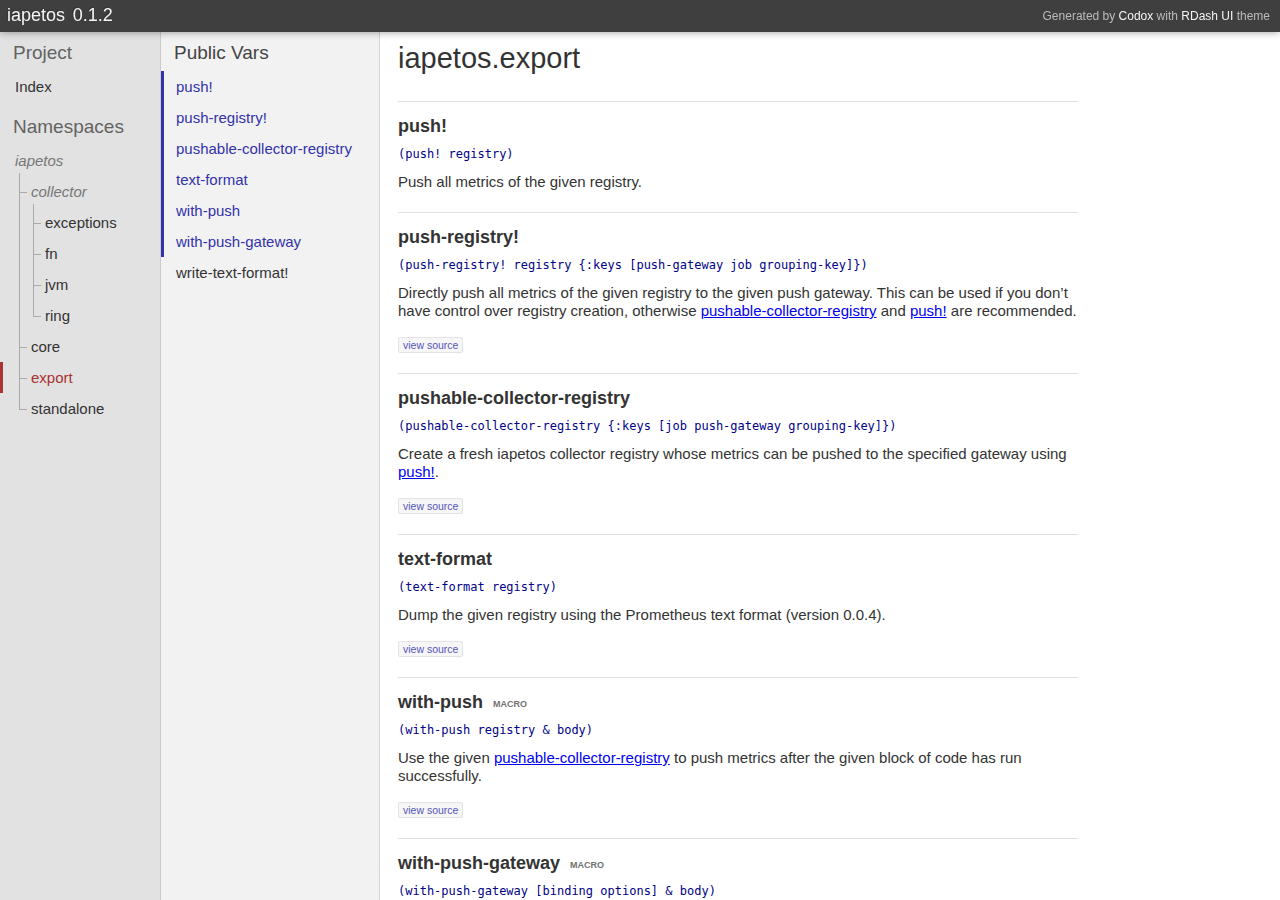
<file: iapetos.export.html>
<!DOCTYPE html PUBLIC ""
    "">
<html><head><meta charset="UTF-8" /><title>iapetos.export documentation</title><link rel="stylesheet" type="text/css" href="css/default.css" /><link rel="stylesheet" type="text/css" href="highlight/solarized-light.css" /><script type="text/javascript" src="highlight/highlight.min.js"></script><script type="text/javascript" src="js/jquery.min.js"></script><script type="text/javascript" src="js/page_effects.js"></script><script>hljs.initHighlightingOnLoad();</script></head><body><div id="header"><h2>Generated by <a href="https://github.com/weavejester/codox">Codox</a> with <a href="https://github.com/xsc/codox-theme-rdash">RDash UI</a> theme</h2><h1><a href="index.html"><span class="project-title"><span class="project-name">iapetos</span> <span class="project-version">0.1.2</span></span></a></h1></div><div class="sidebar primary"><h3 class="no-link"><span class="inner">Project</span></h3><ul class="index-link"><li class="depth-1 "><a href="index.html"><div class="inner">Index</div></a></li></ul><h3 class="no-link"><span class="inner">Namespaces</span></h3><ul><li class="depth-1"><div class="no-link"><div class="inner"><span class="tree"><span class="top"></span><span class="bottom"></span></span><span>iapetos</span></div></div></li><li class="depth-2"><div class="no-link"><div class="inner"><span class="tree"><span class="top"></span><span class="bottom"></span></span><span>collector</span></div></div></li><li class="depth-3 branch"><a href="iapetos.collector.exceptions.html"><div class="inner"><span class="tree"><span class="top"></span><span class="bottom"></span></span><span>exceptions</span></div></a></li><li class="depth-3 branch"><a href="iapetos.collector.fn.html"><div class="inner"><span class="tree"><span class="top"></span><span class="bottom"></span></span><span>fn</span></div></a></li><li class="depth-3 branch"><a href="iapetos.collector.jvm.html"><div class="inner"><span class="tree"><span class="top"></span><span class="bottom"></span></span><span>jvm</span></div></a></li><li class="depth-3"><a href="iapetos.collector.ring.html"><div class="inner"><span class="tree"><span class="top"></span><span class="bottom"></span></span><span>ring</span></div></a></li><li class="depth-2 branch"><a href="iapetos.core.html"><div class="inner"><span class="tree" style="top: -145px;"><span class="top" style="height: 154px;"></span><span class="bottom"></span></span><span>core</span></div></a></li><li class="depth-2 branch current"><a href="iapetos.export.html"><div class="inner"><span class="tree"><span class="top"></span><span class="bottom"></span></span><span>export</span></div></a></li><li class="depth-2"><a href="iapetos.standalone.html"><div class="inner"><span class="tree"><span class="top"></span><span class="bottom"></span></span><span>standalone</span></div></a></li></ul></div><div class="sidebar secondary"><h3><a href="#top"><span class="inner">Public Vars</span></a></h3><ul><li class="depth-1"><a href="iapetos.export.html#var-push.21"><div class="inner"><span>push!</span></div></a></li><li class="depth-1"><a href="iapetos.export.html#var-push-registry.21"><div class="inner"><span>push-registry!</span></div></a></li><li class="depth-1"><a href="iapetos.export.html#var-pushable-collector-registry"><div class="inner"><span>pushable-collector-registry</span></div></a></li><li class="depth-1"><a href="iapetos.export.html#var-text-format"><div class="inner"><span>text-format</span></div></a></li><li class="depth-1"><a href="iapetos.export.html#var-with-push"><div class="inner"><span>with-push</span></div></a></li><li class="depth-1"><a href="iapetos.export.html#var-with-push-gateway"><div class="inner"><span>with-push-gateway</span></div></a></li><li class="depth-1"><a href="iapetos.export.html#var-write-text-format.21"><div class="inner"><span>write-text-format!</span></div></a></li></ul></div><div class="namespace-docs" id="content"><h1 class="anchor" id="top">iapetos.export</h1><div class="doc"><div class="markdown"></div></div><div class="public anchor" id="var-push.21"><h3>push!</h3><div class="usage"><code>(push! registry)</code></div><div class="doc"><div class="markdown"><p>Push all metrics of the given registry.</p></div></div></div><div class="public anchor" id="var-push-registry.21"><h3>push-registry!</h3><div class="usage"><code>(push-registry! registry {:keys [push-gateway job grouping-key]})</code></div><div class="doc"><div class="markdown"><p>Directly push all metrics of the given registry to the given push gateway. This can be used if you don’t have control over registry creation, otherwise <a href="iapetos.export.html#var-pushable-collector-registry">pushable-collector-registry</a> and <a href="iapetos.export.html#var-push.21">push!</a> are recommended.</p></div></div><div class="src-link"><a href="https://github.com/xsc/iapetos/blob/v0.1.2/src/iapetos/export.clj#L97">view source</a></div></div><div class="public anchor" id="var-pushable-collector-registry"><h3>pushable-collector-registry</h3><div class="usage"><code>(pushable-collector-registry {:keys [job push-gateway grouping-key]})</code></div><div class="doc"><div class="markdown"><p>Create a fresh iapetos collector registry whose metrics can be pushed to the specified gateway using <a href="iapetos.export.html#var-push.21">push!</a>.</p></div></div><div class="src-link"><a href="https://github.com/xsc/iapetos/blob/v0.1.2/src/iapetos/export.clj#L87">view source</a></div></div><div class="public anchor" id="var-text-format"><h3>text-format</h3><div class="usage"><code>(text-format registry)</code></div><div class="doc"><div class="markdown"><p>Dump the given registry using the Prometheus text format (version 0.0.4).</p></div></div><div class="src-link"><a href="https://github.com/xsc/iapetos/blob/v0.1.2/src/iapetos/export.clj#L19">view source</a></div></div><div class="public anchor" id="var-with-push"><h3>with-push</h3><h4 class="type">macro</h4><div class="usage"><code>(with-push registry &amp; body)</code></div><div class="doc"><div class="markdown"><p>Use the given <a href="iapetos.export.html#var-pushable-collector-registry">pushable-collector-registry</a> to push metrics after the given block of code has run successfully.</p></div></div><div class="src-link"><a href="https://github.com/xsc/iapetos/blob/v0.1.2/src/iapetos/export.clj#L112">view source</a></div></div><div class="public anchor" id="var-with-push-gateway"><h3>with-push-gateway</h3><h4 class="type">macro</h4><div class="usage"><code>(with-push-gateway [binding options] &amp; body)</code></div><div class="doc"><div class="markdown"><p>Create a <a href="iapetos.export.html#var-pushable-collector-registry">pushable-collector-registry</a>, run the given block of code, then push all collected metrics.</p>
<pre><code>(with-push-gateway [registry {:job "my-job", :push-gateway "0:8080"}]
  ...)
</code></pre></div></div><div class="src-link"><a href="https://github.com/xsc/iapetos/blob/v0.1.2/src/iapetos/export.clj#L121">view source</a></div></div><div class="public anchor" id="var-write-text-format.21"><h3>write-text-format!</h3><div class="usage"><code>(write-text-format! w registry)</code></div><div class="doc"><div class="markdown"><p>Dump the given registry to the given writer using the Prometheus text format (version 0.0.4).</p></div></div><div class="src-link"><a href="https://github.com/xsc/iapetos/blob/v0.1.2/src/iapetos/export.clj#L11">view source</a></div></div></div></body></html>
</file>
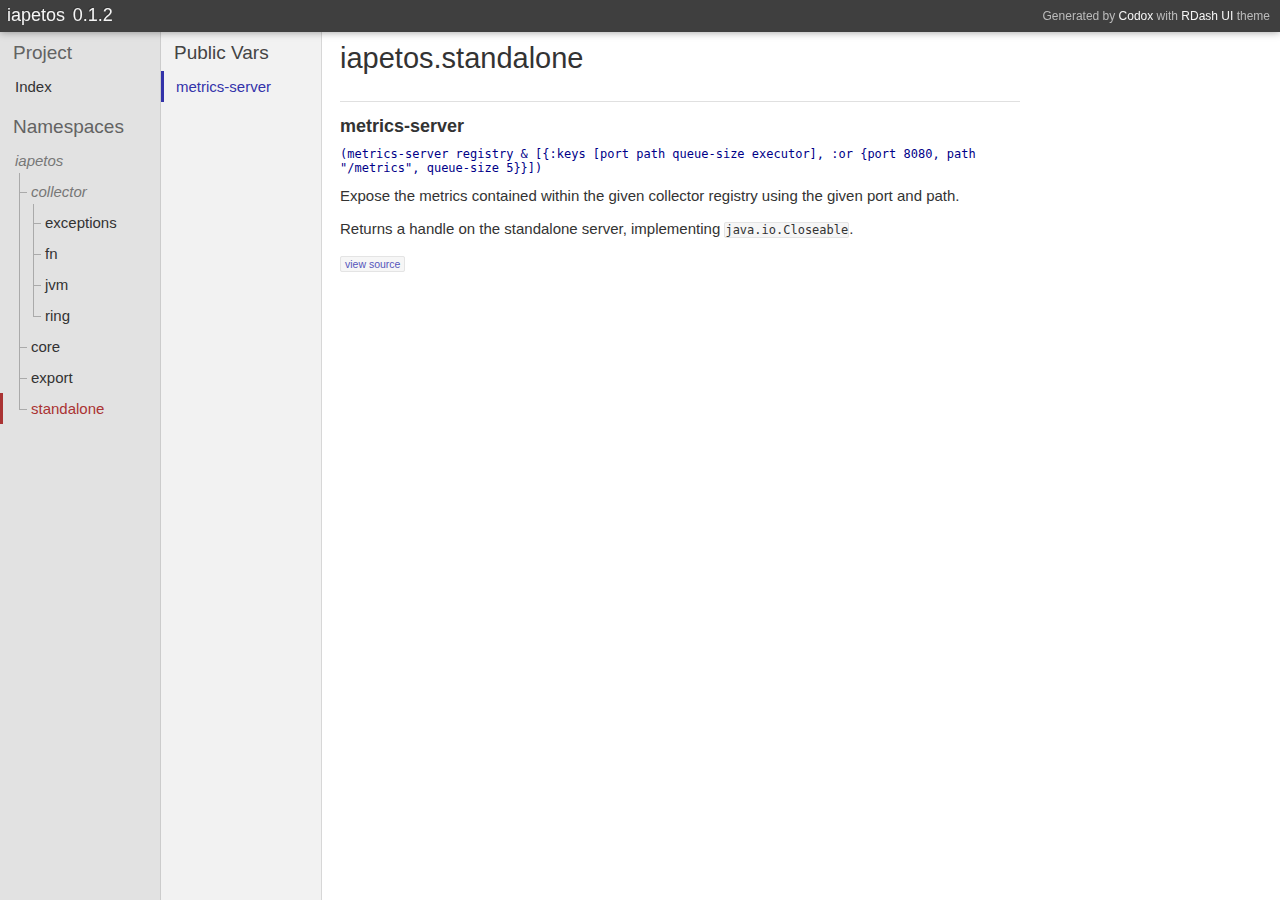
<file: iapetos.standalone.html>
<!DOCTYPE html PUBLIC ""
    "">
<html><head><meta charset="UTF-8" /><title>iapetos.standalone documentation</title><link rel="stylesheet" type="text/css" href="css/default.css" /><link rel="stylesheet" type="text/css" href="highlight/solarized-light.css" /><script type="text/javascript" src="highlight/highlight.min.js"></script><script type="text/javascript" src="js/jquery.min.js"></script><script type="text/javascript" src="js/page_effects.js"></script><script>hljs.initHighlightingOnLoad();</script></head><body><div id="header"><h2>Generated by <a href="https://github.com/weavejester/codox">Codox</a> with <a href="https://github.com/xsc/codox-theme-rdash">RDash UI</a> theme</h2><h1><a href="index.html"><span class="project-title"><span class="project-name">iapetos</span> <span class="project-version">0.1.2</span></span></a></h1></div><div class="sidebar primary"><h3 class="no-link"><span class="inner">Project</span></h3><ul class="index-link"><li class="depth-1 "><a href="index.html"><div class="inner">Index</div></a></li></ul><h3 class="no-link"><span class="inner">Namespaces</span></h3><ul><li class="depth-1"><div class="no-link"><div class="inner"><span class="tree"><span class="top"></span><span class="bottom"></span></span><span>iapetos</span></div></div></li><li class="depth-2"><div class="no-link"><div class="inner"><span class="tree"><span class="top"></span><span class="bottom"></span></span><span>collector</span></div></div></li><li class="depth-3 branch"><a href="iapetos.collector.exceptions.html"><div class="inner"><span class="tree"><span class="top"></span><span class="bottom"></span></span><span>exceptions</span></div></a></li><li class="depth-3 branch"><a href="iapetos.collector.fn.html"><div class="inner"><span class="tree"><span class="top"></span><span class="bottom"></span></span><span>fn</span></div></a></li><li class="depth-3 branch"><a href="iapetos.collector.jvm.html"><div class="inner"><span class="tree"><span class="top"></span><span class="bottom"></span></span><span>jvm</span></div></a></li><li class="depth-3"><a href="iapetos.collector.ring.html"><div class="inner"><span class="tree"><span class="top"></span><span class="bottom"></span></span><span>ring</span></div></a></li><li class="depth-2 branch"><a href="iapetos.core.html"><div class="inner"><span class="tree" style="top: -145px;"><span class="top" style="height: 154px;"></span><span class="bottom"></span></span><span>core</span></div></a></li><li class="depth-2 branch"><a href="iapetos.export.html"><div class="inner"><span class="tree"><span class="top"></span><span class="bottom"></span></span><span>export</span></div></a></li><li class="depth-2 current"><a href="iapetos.standalone.html"><div class="inner"><span class="tree"><span class="top"></span><span class="bottom"></span></span><span>standalone</span></div></a></li></ul></div><div class="sidebar secondary"><h3><a href="#top"><span class="inner">Public Vars</span></a></h3><ul><li class="depth-1"><a href="iapetos.standalone.html#var-metrics-server"><div class="inner"><span>metrics-server</span></div></a></li></ul></div><div class="namespace-docs" id="content"><h1 class="anchor" id="top">iapetos.standalone</h1><div class="doc"><div class="markdown"></div></div><div class="public anchor" id="var-metrics-server"><h3>metrics-server</h3><div class="usage"><code>(metrics-server registry &amp; [{:keys [port path queue-size executor], :or {port 8080, path "/metrics", queue-size 5}}])</code></div><div class="doc"><div class="markdown"><p>Expose the metrics contained within the given collector registry using the given port and path.</p>
<p>Returns a handle on the standalone server, implementing <code>java.io.Closeable</code>.</p></div></div><div class="src-link"><a href="https://github.com/xsc/iapetos/blob/v0.1.2/src/iapetos/standalone.clj#L63">view source</a></div></div></div></body></html>
</file>
<file: css/default.css>
body {
    font-family: Helvetica, Arial, sans-serif;
    font-size: 15px;
}

pre, code {
    font-family: Monaco, DejaVu Sans Mono, Consolas, monospace;
    font-size: 9pt;
    margin: 15px 0;
}

h1 {
    font-weight: normal;
    font-size: 29px;
    margin: 10px 0 2px 0;
    padding: 0;
}

h2 {
    font-weight: normal;
    font-size: 25px;
}

.document h1, .namespace-index h1 {
    font-size: 32px;
    margin-top: 12px;
}

#header, #content, .sidebar {
    position: fixed;
}

#header {
    top: 0;
    left: 0;
    right: 0;
    height: 22px;
    color: #f5f5f5;
    padding: 5px 7px;
}

#content {
    top: 32px;
    right: 0;
    bottom: 0;
    overflow: auto;
    background: #fff;
    color: #333;
    padding: 0 18px;
}

.sidebar {
    position: fixed;
    top: 32px;
    bottom: 0;
    overflow: auto;
}

.sidebar.primary {
    background: #e2e2e2;
    border-right: solid 1px #cccccc;
    left: 0;
    width: 250px;
}

.sidebar.secondary {
    background: #f2f2f2;
    border-right: solid 1px #d7d7d7;
    left: 251px;
    width: 200px;
}

#content.namespace-index, #content.document {
    left: 251px;
}

#content.namespace-docs {
    left: 452px;
}

#content.document {
    padding-bottom: 10%;
}

#header {
    background: #3f3f3f;
    box-shadow: 0 0 8px rgba(0, 0, 0, 0.4);
    z-index: 100;
}

#header h1 {
    margin: 0;
    padding: 0;
    font-size: 18px;
    font-weight: lighter;
    text-shadow: -1px -1px 0px #333;
}

#header h1 .project-version {
    font-weight: normal;
}

.project-version {
    padding-left: 0.15em;
}

#header a, .sidebar a {
    display: block;
    text-decoration: none;
}

#header a {
    color: #f5f5f5;
}

.sidebar a {
    color: #333;
}

#header h2 {
    float: right;
    font-size: 9pt;
    font-weight: normal;
    margin: 4px 3px;
    padding: 0;
    color: #bbb;
}

#header h2 a {
    display: inline;
}

.sidebar h3 {
    margin: 0;
    padding: 10px 13px 0 13px;
    font-size: 19px;
    font-weight: lighter;
}

.sidebar h3 a {
    color: #444;
}

.sidebar h3.no-link {
    color: #636363;
}

.sidebar ul {
    padding: 7px 0 6px 0;
    margin: 0;
}

.sidebar ul.index-link {
    padding-bottom: 4px;
}

.sidebar li {
    display: block;
    vertical-align: middle;
}

.sidebar li a, .sidebar li .no-link {
    border-left: 3px solid transparent;
    padding: 0 10px;
    white-space: nowrap;
}

.sidebar li .no-link {
    display: block;
    color: #777;
    font-style: italic;
}

.sidebar li .inner {
    display: inline-block;
    padding-top: 7px;
    height: 24px;
}

.sidebar li a, .sidebar li .tree {
    height: 31px;
}

.depth-1 .inner { padding-left: 2px; }
.depth-2 .inner { padding-left: 6px; }
.depth-3 .inner { padding-left: 20px; }
.depth-4 .inner { padding-left: 34px; }
.depth-5 .inner { padding-left: 48px; }
.depth-6 .inner { padding-left: 62px; }

.sidebar li .tree {
    display: block;
    float: left;
    position: relative;
    top: -10px;
    margin: 0 4px 0 0;
    padding: 0;
}

.sidebar li.depth-1 .tree {
    display: none;
}

.sidebar li .tree .top, .sidebar li .tree .bottom {
    display: block;
    margin: 0;
    padding: 0;
    width: 7px;
}

.sidebar li .tree .top {
    border-left: 1px solid #aaa;
    border-bottom: 1px solid #aaa;
    height: 19px;
}

.sidebar li .tree .bottom {
    height: 22px;
}

.sidebar li.branch .tree .bottom {
    border-left: 1px solid #aaa;
}

.sidebar.primary li.current a {
    border-left: 3px solid #a33;
    color: #a33;
}

.sidebar.secondary li.current a {
    border-left: 3px solid #33a;
    color: #33a;
}

.namespace-index h2 {
    margin: 30px 0 0 0;
}

.namespace-index h3 {
    font-size: 16px;
    font-weight: bold;
    margin-bottom: 0;
}

.namespace-index .topics {
    padding-left: 30px;
    margin: 11px 0 0 0;
}

.namespace-index .topics li {
    padding: 5px 0;
}

.namespace-docs h3 {
    font-size: 18px;
    font-weight: bold;
}

.public h3 {
    margin: 0;
    float: left;
}

.usage {
    clear: both;
}

.public {
    margin: 0;
    border-top: 1px solid #e0e0e0;
    padding-top: 14px;
    padding-bottom: 6px;
}

.public:last-child {
    margin-bottom: 20%;
}

.members .public:last-child {
    margin-bottom: 0;
}

.members {
    margin: 15px 0;
}

.members h4 {
    color: #555;
    font-weight: normal;
    font-variant: small-caps;
    margin: 0 0 5px 0;
}

.members .inner {
    padding-top: 5px;
    padding-left: 12px;
    margin-top: 2px;
    margin-left: 7px;
    border-left: 1px solid #bbb;
}

#content .members .inner h3 {
    font-size: 12pt;
}

.members .public {
    border-top: none;
    margin-top: 0;
    padding-top: 6px;
    padding-bottom: 0;
}

.members .public:first-child {
    padding-top: 0;
}

h4.type,
h4.dynamic,
h4.added,
h4.deprecated {
    float: left;
    margin: 3px 10px 15px 0;
    font-size: 15px;
    font-weight: bold;
    font-variant: small-caps;
}

.public h4.type,
.public h4.dynamic,
.public h4.added,
.public h4.deprecated {
    font-size: 13px;
    font-weight: bold;
    margin: 3px 0 0 10px;
}

.members h4.type,
.members h4.added,
.members h4.deprecated {
    margin-top: 1px;
}

h4.type {
    color: #717171;
}

h4.dynamic {
    color: #9933aa;
}

h4.added {
    color: #508820;
}

h4.deprecated {
    color: #880000;
}

.namespace {
    margin-bottom: 30px;
}

.namespace:last-child {
    margin-bottom: 10%;
}

.index {
    padding: 0;
    font-size: 80%;
    margin: 15px 0;
    line-height: 16px;
}

.index * {
    display: inline;
}

.index p {
    padding-right: 3px;
}

.index li {
    padding-right: 5px;
}

.index ul {
    padding-left: 0;
}

.type-sig {
    clear: both;
    color: #088;
}

.type-sig pre {
    padding-top: 10px;
    margin: 0;
}

.usage code {
    display: block;
    color: #008;
    margin: 2px 0;
}

.usage code:first-child {
    padding-top: 10px;
}

p {
    margin: 15px 0;
}

.public p:first-child, .public pre.plaintext {
    margin-top: 12px;
}

.doc {
    margin: 0 0 26px 0;
    clear: both;
}

.public .doc {
    margin: 0;
}

.namespace-index .doc {
    margin-bottom: 20px;
}

.namespace-index .namespace .doc {
    margin-bottom: 10px;
}

.markdown p, .markdown li, .markdown dt, .markdown dd, .markdown td {
    line-height: 18px;
}

.markdown h2 {
    font-weight: normal;
    font-size: 25px;
}

#content .markdown h3 {
    font-size: 20px;
}

.markdown h4 {
    font-size: 15px;
}

.doc, .public, .namespace .index {
    max-width: 680px;
    overflow-x: visible;
}

.markdown code, .src-link a {
    background: #f6f6f6;
    border: 1px solid #e4e4e4;
    border-radius: 2px;
}

.markdown pre, pre.deps {
    background: #f4f4f4;
    border: 1px solid #e0e0e0;
    border-radius: 2px;
    padding: 5px 10px;
    margin: 0 10px;
}

pre.deps {
    display: inline-block;
}

.markdown pre code {
    background: transparent;
    border: none;
}

.markdown hr {
    border-style: solid;
    border-top: none;
    color: #ccc;
}

.doc ul, .doc ol {
    padding-left: 30px;
}

.doc table {
    border-collapse: collapse;
    margin: 0 10px;
}

.doc table td, .doc table th {
    border: 1px solid #dddddd;
    padding: 4px 6px;
}

.doc table th {
    background: #f2f2f2;
}

.doc dl {
    margin: 0 10px 20px 10px;
}

.doc dl dt {
    font-weight: bold;
    margin: 0;
    padding: 3px 0;
    border-bottom: 1px solid #ddd;
}

.doc dl dd {
    padding: 5px 0;
    margin: 0 0 5px 10px;
}

.doc abbr {
    border-bottom: 1px dotted #333;
    font-variant: none;
    cursor: help;
}

.src-link {
    margin-bottom: 15px;
}

.src-link a {
    font-size: 70%;
    padding: 1px 4px;
    text-decoration: none;
    color: #5555bb;
}
</file>
<file: highlight/solarized-light.css>
/*

Orginal Style from ethanschoonover.com/solarized (c) Jeremy Hull <sourdrums@gmail.com>

*/

.hljs {
  display: block;
  overflow-x: auto;
  padding: 0.5em;
  background: #fdf6e3;
  color: #657b83;
}

.hljs-comment,
.hljs-quote {
  color: #93a1a1;
}

/* Solarized Green */
.hljs-keyword,
.hljs-selector-tag,
.hljs-addition {
  color: #859900;
}

/* Solarized Cyan */
.hljs-number,
.hljs-string,
.hljs-meta .hljs-meta-string,
.hljs-literal,
.hljs-doctag,
.hljs-regexp {
  color: #2aa198;
}

/* Solarized Blue */
.hljs-title,
.hljs-section,
.hljs-name,
.hljs-selector-id,
.hljs-selector-class {
  color: #268bd2;
}

/* Solarized Yellow */
.hljs-attribute,
.hljs-attr,
.hljs-variable,
.hljs-template-variable,
.hljs-class .hljs-title,
.hljs-type {
  color: #b58900;
}

/* Solarized Orange */
.hljs-symbol,
.hljs-bullet,
.hljs-subst,
.hljs-meta,
.hljs-meta .hljs-keyword,
.hljs-selector-attr,
.hljs-selector-pseudo,
.hljs-link {
  color: #cb4b16;
}

/* Solarized Red */
.hljs-built_in,
.hljs-deletion {
  color: #dc322f;
}

.hljs-formula {
  background: #eee8d5;
}

.hljs-emphasis {
  font-style: italic;
}

.hljs-strong {
  font-weight: bold;
}
</file>
